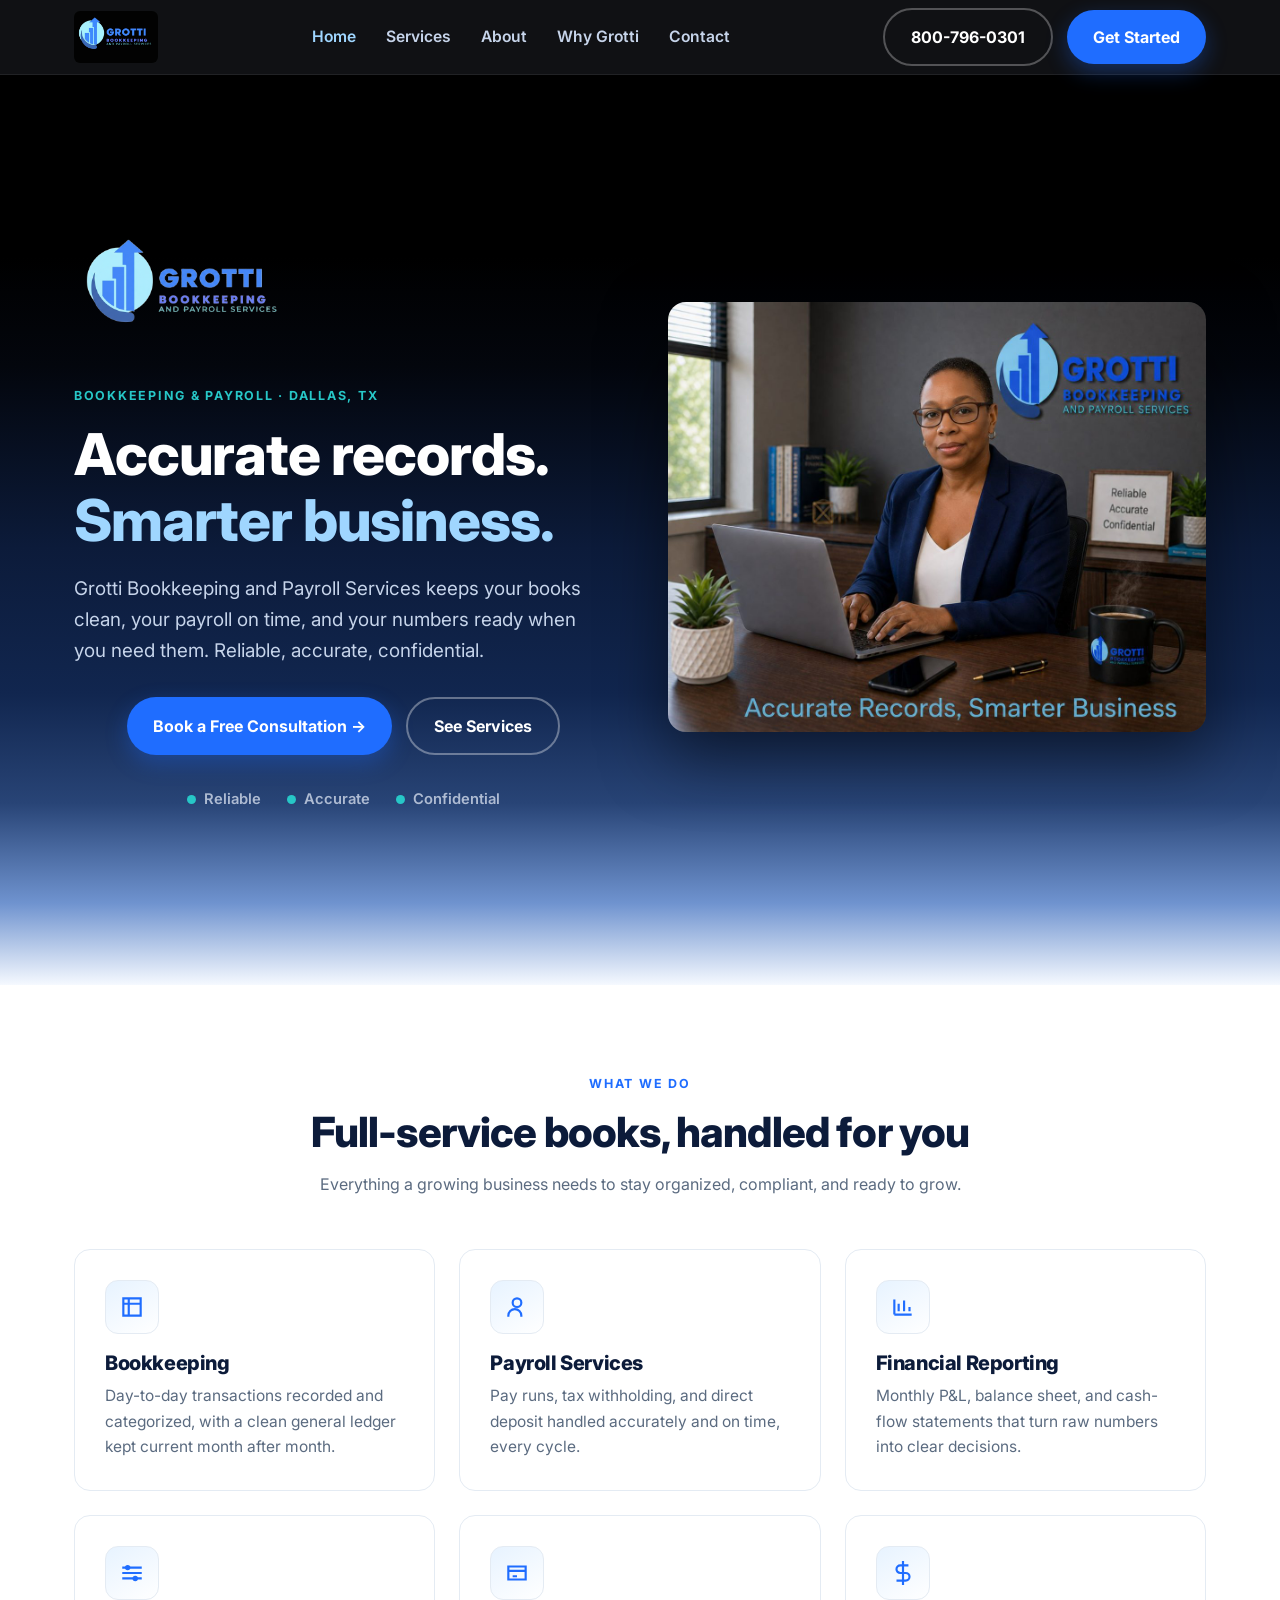
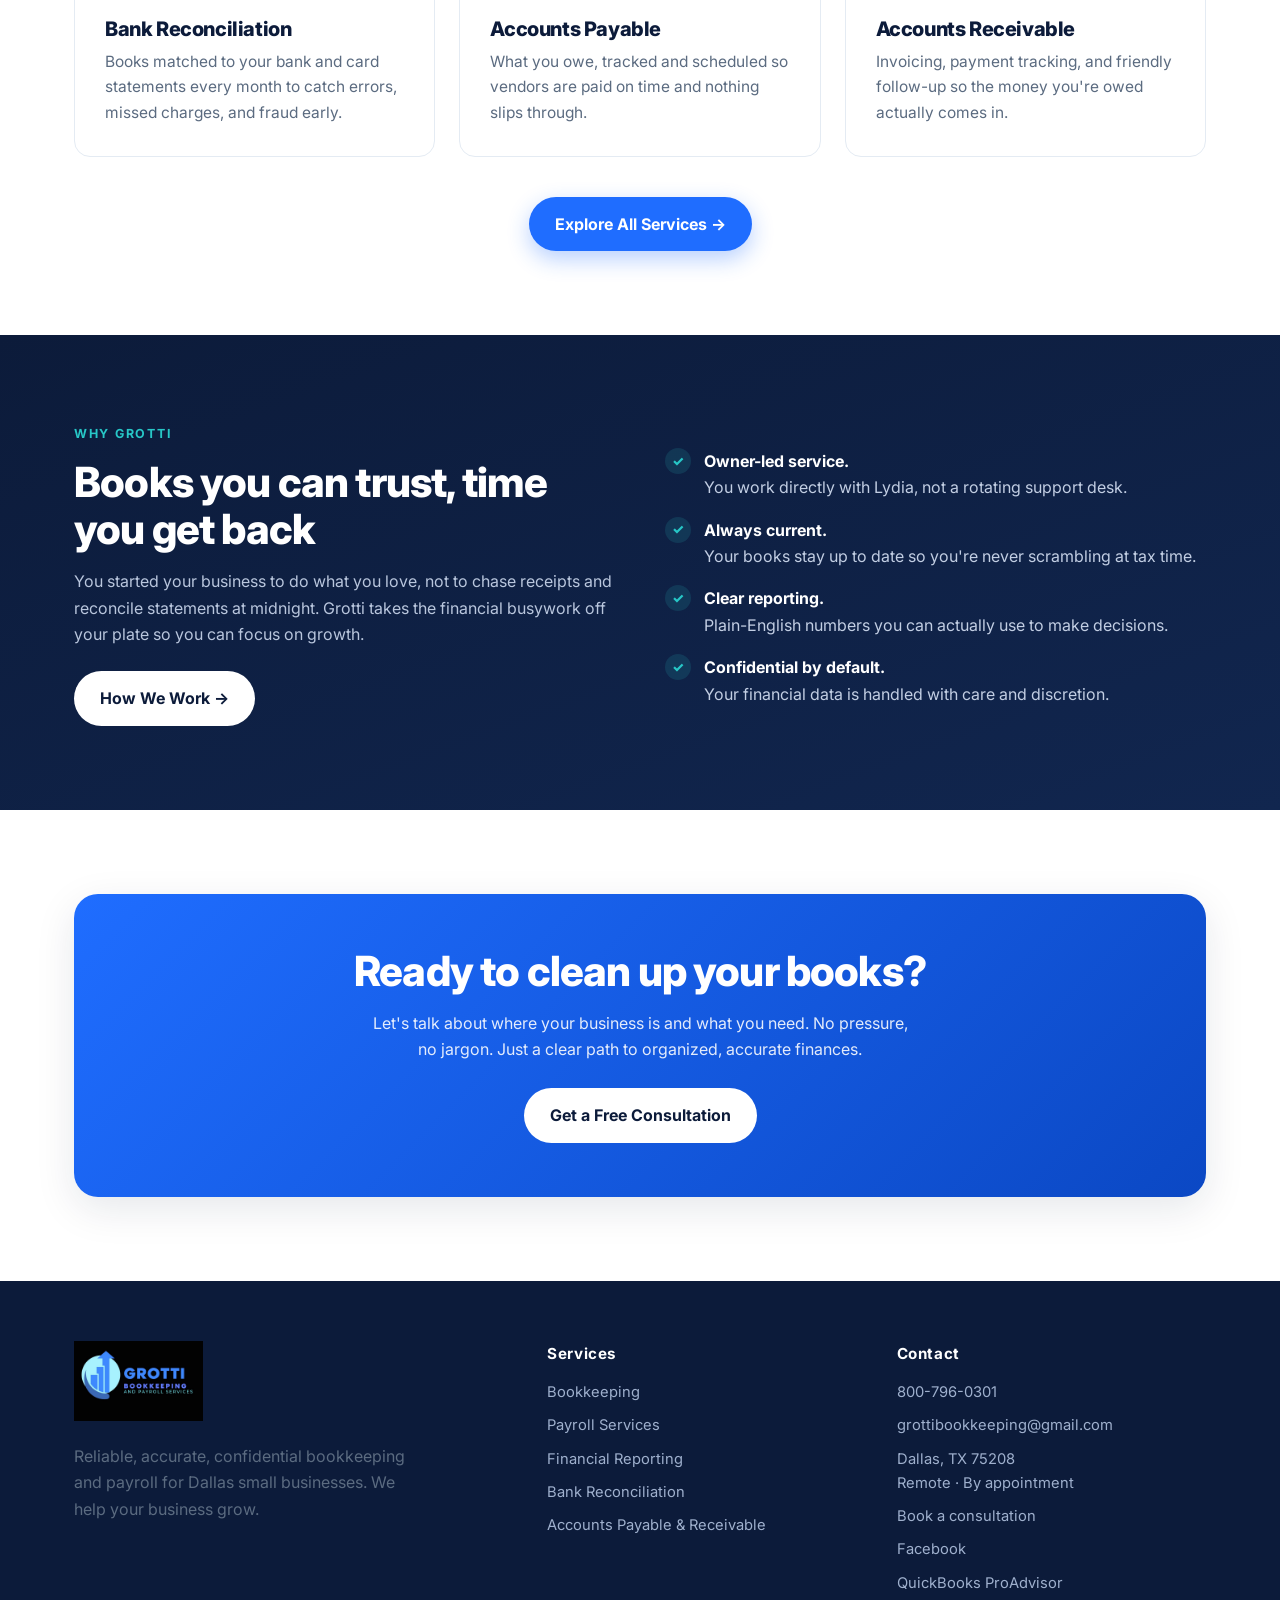
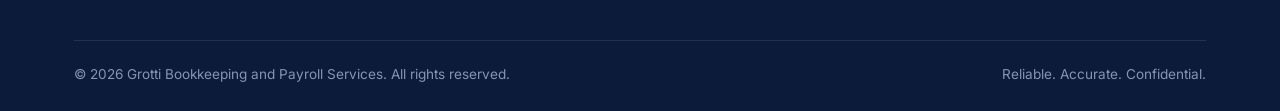
<file: index.html>
<!DOCTYPE html>
<html lang="en">
<head>
<meta charset="UTF-8">
<meta name="viewport" content="width=device-width,initial-scale=1">
<title>Grotti Bookkeeping and Payroll Services | Dallas, TX</title>
<meta name="description" content="Accurate records, smarter business. Grotti Bookkeeping and Payroll Services provides reliable bookkeeping, payroll, and financial reporting for Dallas small businesses.">
<link rel="preconnect" href="https://fonts.googleapis.com">
<link rel="preconnect" href="https://fonts.gstatic.com" crossorigin>
<link href="https://fonts.googleapis.com/css2?family=Inter:wght@400;500;600;700;800&display=swap" rel="stylesheet">
<link rel="stylesheet" href="styles.css">
</head>
<body>

<!-- HEADER -->
<header class="site-header">
  <div class="container nav">
    <a href="index.html" class="brand">
      <img src="assets/logo-black.jpg" alt="Grotti Bookkeeping and Payroll Services" class="brand-logo">
    </a>
    <nav class="nav-links" id="navlinks">
      <a href="index.html" class="active">Home</a>
      <a href="services.html">Services</a>
      <a href="about.html">About</a>
      <a href="why.html">Why Grotti</a>
      <a href="contact.html">Contact</a>
    </nav>
    <div class="nav-cta">
      <a href="tel:8007960301" class="btn btn-ghost">800-796-0301</a>
      <a href="https://calendly.com/GBProspect" target="_blank" rel="noopener" class="btn btn-primary">Get Started</a>
      <button class="menu-toggle" aria-label="Menu" onclick="document.getElementById('navlinks').classList.toggle('open')">☰</button>
    </div>
  </div>
</header>

<!-- HERO -->
<section class="hero hero-dark">
  <div class="container">
    <div class="hero-split">
      <div class="hero-split-text">
        <img src="assets/logo-transparent.png" alt="Grotti Bookkeeping and Payroll Services" class="hero-logo-sm">
        <span class="eyebrow eyebrow-light">Bookkeeping &amp; Payroll · Dallas, TX</span>
        <h1>Accurate records.<br><span>Smarter business.</span></h1>
        <p class="lead lead-light">Grotti Bookkeeping and Payroll Services keeps your books clean, your payroll on time, and your numbers ready when you need them. Reliable, accurate, confidential.</p>
        <div class="hero-cta">
          <a href="https://calendly.com/GBProspect" target="_blank" rel="noopener" class="btn btn-primary">Book a Free Consultation →</a>
          <a href="services.html" class="btn btn-outline-light">See Services</a>
        </div>
        <div class="hero-trust hero-trust-light">
          <span><i class="dot"></i> Reliable</span>
          <span><i class="dot"></i> Accurate</span>
          <span><i class="dot"></i> Confidential</span>
        </div>
      </div>
      <div class="hero-split-photo">
        <img src="assets/photo-hero-lydia.jpg" alt="Lydia Grotti, owner of Grotti Bookkeeping and Payroll Services" class="hero-photo-main">
      </div>
    </div>
  </div>
</section>

<!-- SERVICES PREVIEW -->
<section>
  <div class="container">
    <div class="section-head">
      <span class="eyebrow">What we do</span>
      <h2>Full-service books, handled for you</h2>
      <p>Everything a growing business needs to stay organized, compliant, and ready to grow.</p>
    </div>
    <div class="grid-3">
      <div class="card">
        <div class="ico"><svg viewBox="0 0 24 24" fill="none" stroke="currentColor" stroke-width="2"><path d="M4 4h16v16H4z"/><path d="M4 9h16M9 4v16"/></svg></div>
        <h3>Bookkeeping</h3>
        <p>Day-to-day transactions recorded and categorized, with a clean general ledger kept current month after month.</p>
      </div>
      <div class="card">
        <div class="ico"><svg viewBox="0 0 24 24" fill="none" stroke="currentColor" stroke-width="2"><circle cx="12" cy="8" r="4"/><path d="M4 21v-1a6 6 0 0112 0v1"/></svg></div>
        <h3>Payroll Services</h3>
        <p>Pay runs, tax withholding, and direct deposit handled accurately and on time, every cycle.</p>
      </div>
      <div class="card">
        <div class="ico"><svg viewBox="0 0 24 24" fill="none" stroke="currentColor" stroke-width="2"><path d="M4 19V5M4 19h16M8 16V9M13 16V6M18 16v-4"/></svg></div>
        <h3>Financial Reporting</h3>
        <p>Monthly P&L, balance sheet, and cash-flow statements that turn raw numbers into clear decisions.</p>
      </div>
      <div class="card">
        <div class="ico"><svg viewBox="0 0 24 24" fill="none" stroke="currentColor" stroke-width="2"><path d="M3 7h18M3 12h18M3 17h18"/><circle cx="8" cy="7" r="1.5" fill="currentColor"/><circle cx="15" cy="17" r="1.5" fill="currentColor"/></svg></div>
        <h3>Bank Reconciliation</h3>
        <p>Books matched to your bank and card statements every month to catch errors, missed charges, and fraud early.</p>
      </div>
      <div class="card">
        <div class="ico"><svg viewBox="0 0 24 24" fill="none" stroke="currentColor" stroke-width="2"><path d="M4 6h16v12H4z"/><path d="M4 10h16M8 15h4"/></svg></div>
        <h3>Accounts Payable</h3>
        <p>What you owe, tracked and scheduled so vendors are paid on time and nothing slips through.</p>
      </div>
      <div class="card">
        <div class="ico"><svg viewBox="0 0 24 24" fill="none" stroke="currentColor" stroke-width="2"><path d="M12 1v22M17 5H9.5a3.5 3.5 0 000 7h5a3.5 3.5 0 010 7H6"/></svg></div>
        <h3>Accounts Receivable</h3>
        <p>Invoicing, payment tracking, and friendly follow-up so the money you're owed actually comes in.</p>
      </div>
    </div>
    <div style="text-align:center;margin-top:40px">
      <a href="services.html" class="btn btn-primary">Explore All Services →</a>
    </div>
  </div>
</section>

<!-- WHY STRIP -->
<section class="bg-navy">
  <div class="container feature-row">
    <div>
      <span class="eyebrow" style="color:var(--teal)">Why Grotti</span>
      <h2>Books you can trust, time you get back</h2>
      <p style="margin-top:14px">You started your business to do what you love, not to chase receipts and reconcile statements at midnight. Grotti takes the financial busywork off your plate so you can focus on growth.</p>
      <a href="why.html" class="btn btn-light" style="margin-top:24px">How We Work →</a>
    </div>
    <ul class="check-list">
      <li><span class="tick">✓</span><div><strong style="color:#fff">Owner-led service.</strong><br>You work directly with Lydia, not a rotating support desk.</div></li>
      <li><span class="tick">✓</span><div><strong style="color:#fff">Always current.</strong><br>Your books stay up to date so you're never scrambling at tax time.</div></li>
      <li><span class="tick">✓</span><div><strong style="color:#fff">Clear reporting.</strong><br>Plain-English numbers you can actually use to make decisions.</div></li>
      <li><span class="tick">✓</span><div><strong style="color:#fff">Confidential by default.</strong><br>Your financial data is handled with care and discretion.</div></li>
    </ul>
  </div>
</section>

<!-- CTA -->
<section>
  <div class="container">
    <div class="cta-band">
      <h2>Ready to clean up your books?</h2>
      <p>Let's talk about where your business is and what you need. No pressure, no jargon. Just a clear path to organized, accurate finances.</p>
      <div class="hero-cta">
        <a href="https://calendly.com/GBProspect" target="_blank" rel="noopener" class="btn btn-light">Get a Free Consultation</a>
      </div>
    </div>
  </div>
</section>

<!-- FOOTER -->
<footer class="footer">
  <div class="container">
    <div class="foot-grid">
      <div>
        <a href="index.html" class="brand"><img src="assets/logo-black.jpg" alt="Grotti Bookkeeping and Payroll Services" class="footer-logo"></a>
        <p style="margin-top:16px;max-width:34ch">Reliable, accurate, confidential bookkeeping and payroll for Dallas small businesses. We help your business grow.</p>
      </div>
      <div class="foot-col">
        <h5>Services</h5>
        <a href="services.html">Bookkeeping</a>
        <a href="services.html">Payroll Services</a>
        <a href="services.html">Financial Reporting</a>
        <a href="services.html">Bank Reconciliation</a>
        <a href="services.html">Accounts Payable & Receivable</a>
      </div>
      <div class="foot-col">
        <h5>Contact</h5>
        <a href="tel:8007960301">800-796-0301</a>
        <a href="mailto:grottibookkeeping@gmail.com">grottibookkeeping@gmail.com</a>
        <p>Dallas, TX 75208<br>Remote · By appointment</p>
        <a href="https://calendly.com/GBProspect" target="_blank" rel="noopener">Book a consultation</a>
        <a href="https://www.facebook.com/profile.php?id=61589196404228" target="_blank" rel="noopener">Facebook</a>
        <a href="https://proadvisor.intuit.com/app/accountant/search?searchId=GrottiBookkeeping" target="_blank" rel="noopener">QuickBooks ProAdvisor</a>
      </div>
    </div>
    <div class="foot-bottom">
      <span>© 2026 Grotti Bookkeeping and Payroll Services. All rights reserved.</span>
      <span>Reliable. Accurate. Confidential.</span>
    </div>
  </div>
</footer>

</body>
</html>
</file>
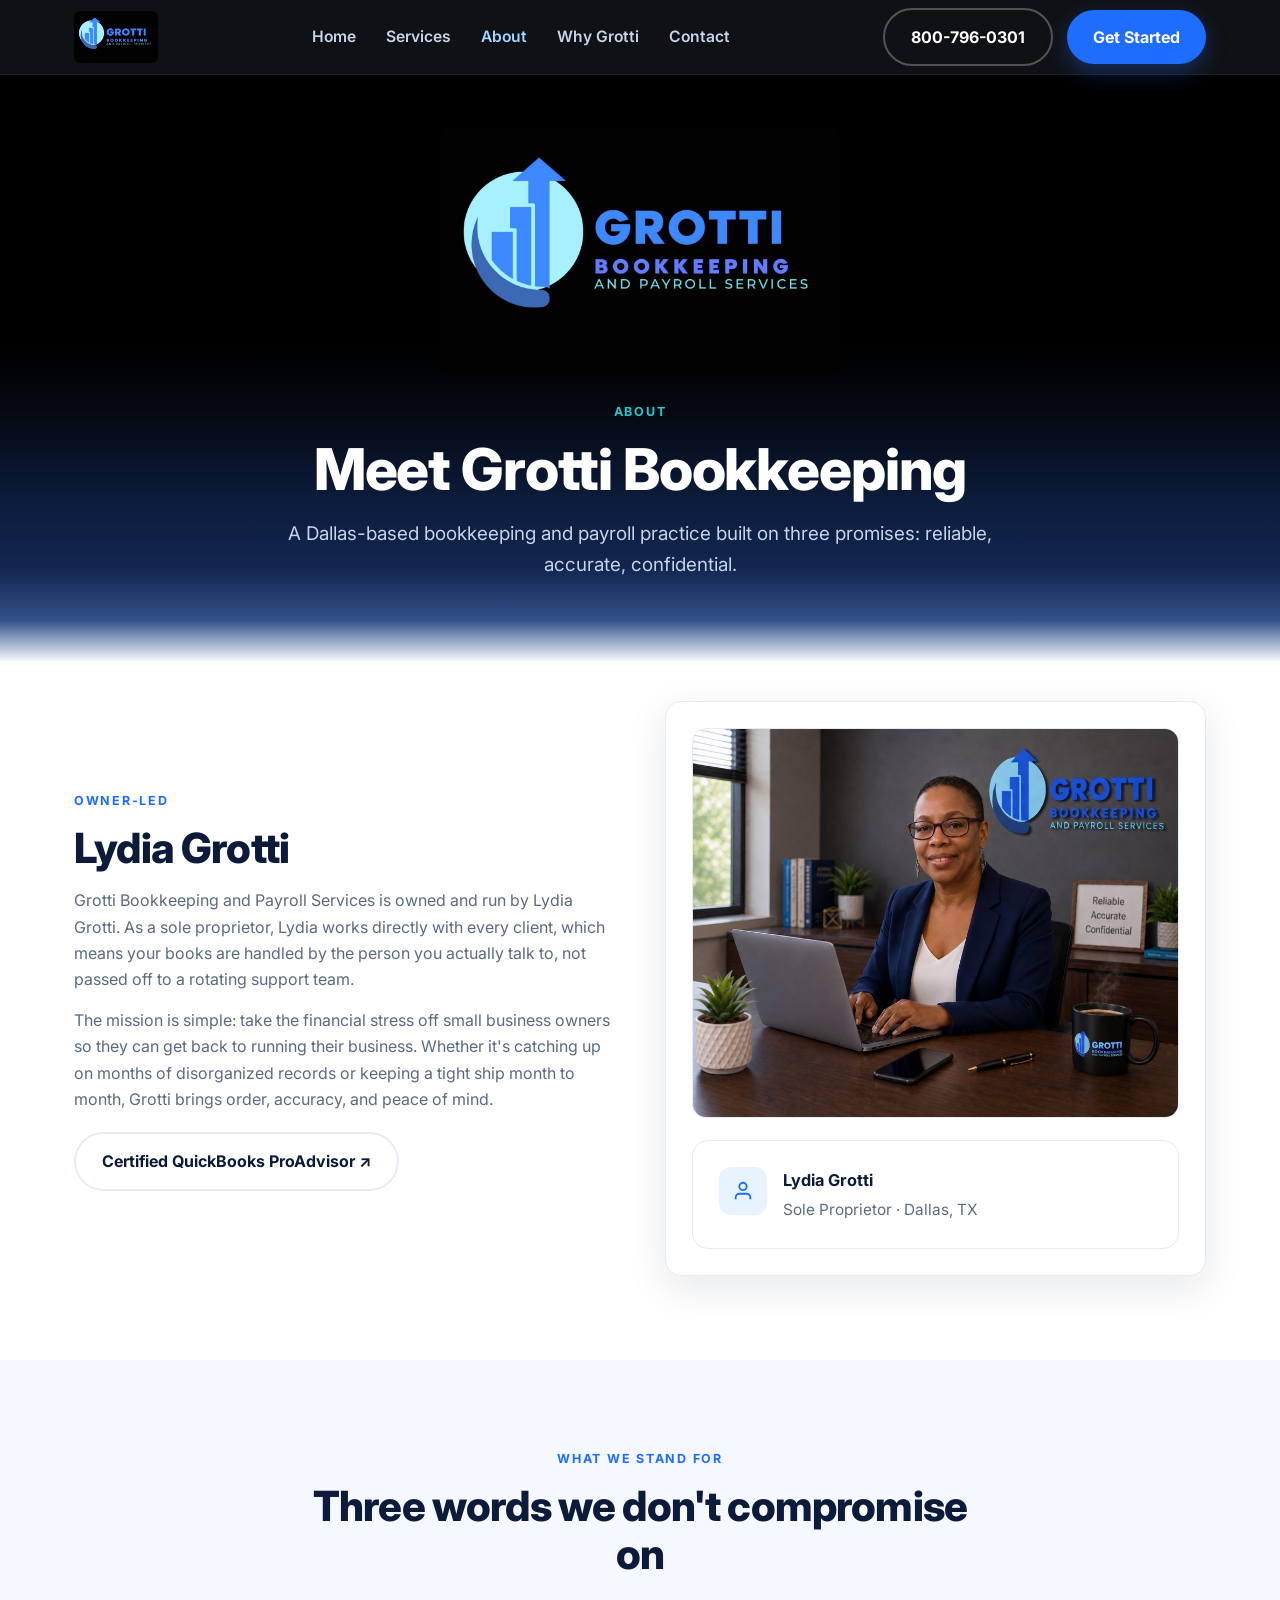
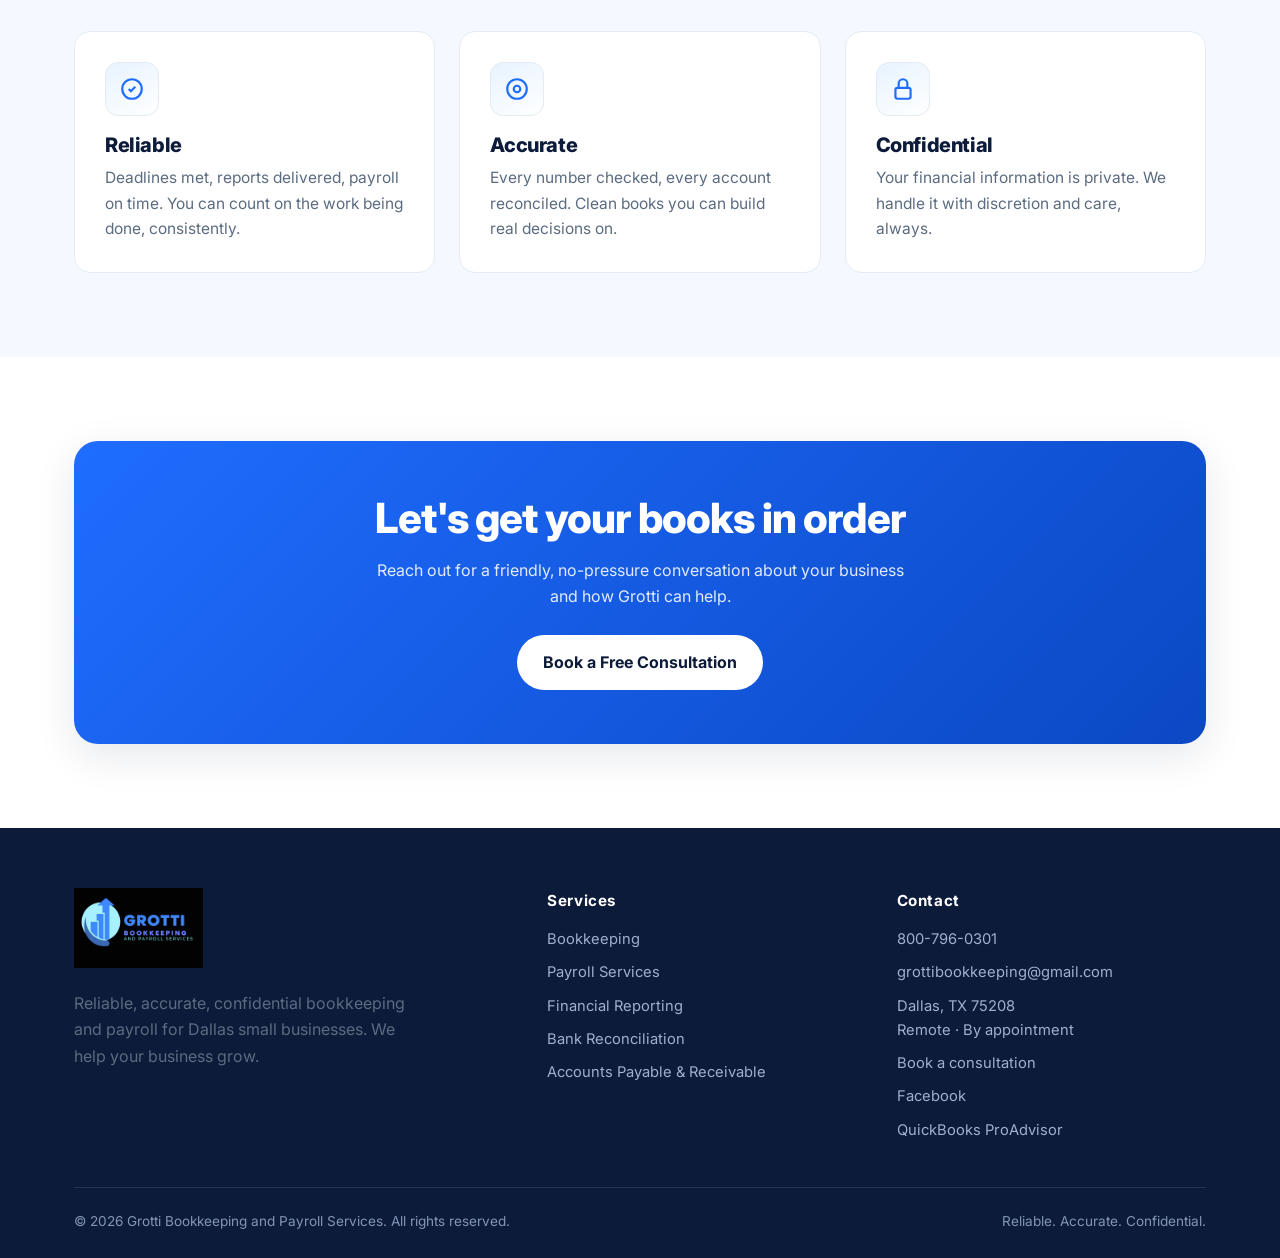
<file: about.html>
<!DOCTYPE html>
<html lang="en">
<head>
<meta charset="UTF-8">
<meta name="viewport" content="width=device-width,initial-scale=1">
<title>About | Grotti Bookkeeping and Payroll Services</title>
<meta name="description" content="Meet Lydia Grotti, owner of Grotti Bookkeeping and Payroll Services in Dallas, TX. Reliable, accurate, confidential financial support for small businesses.">
<link rel="preconnect" href="https://fonts.googleapis.com">
<link rel="preconnect" href="https://fonts.gstatic.com" crossorigin>
<link href="https://fonts.googleapis.com/css2?family=Inter:wght@400;500;600;700;800&display=swap" rel="stylesheet">
<link rel="stylesheet" href="styles.css">
</head>
<body>

<header class="site-header">
  <div class="container nav">
    <a href="index.html" class="brand">
      <img src="assets/logo-black.jpg" alt="Grotti Bookkeeping and Payroll Services" class="brand-logo">
    </a>
    <nav class="nav-links" id="navlinks">
      <a href="index.html">Home</a>
      <a href="services.html">Services</a>
      <a href="about.html" class="active">About</a>
      <a href="why.html">Why Grotti</a>
      <a href="contact.html">Contact</a>
    </nav>
    <div class="nav-cta">
      <a href="tel:8007960301" class="btn btn-ghost">800-796-0301</a>
      <a href="https://calendly.com/GBProspect" target="_blank" rel="noopener" class="btn btn-primary">Get Started</a>
      <button class="menu-toggle" aria-label="Menu" onclick="document.getElementById('navlinks').classList.toggle('open')">☰</button>
    </div>
  </div>
</header>

<section class="page-hero page-hero-dark">
  <div class="container">
    <img src="assets/logo-black.jpg" alt="Grotti Bookkeeping and Payroll Services" class="page-hero-logo">
    <span class="eyebrow eyebrow-light">About</span>
    <h1>Meet Grotti Bookkeeping</h1>
    <p class="lead lead-light">A Dallas-based bookkeeping and payroll practice built on three promises: reliable, accurate, confidential.</p>
  </div>
</section>

<section style="padding-top:40px">
  <div class="container feature-row">
    <div>
      <span class="eyebrow">Owner-led</span>
      <h2>Lydia Grotti</h2>
      <p style="margin-top:14px">Grotti Bookkeeping and Payroll Services is owned and run by Lydia Grotti. As a sole proprietor, Lydia works directly with every client, which means your books are handled by the person you actually talk to, not passed off to a rotating support team.</p>
      <p style="margin-top:14px">The mission is simple: take the financial stress off small business owners so they can get back to running their business. Whether it's catching up on months of disorganized records or keeping a tight ship month to month, Grotti brings order, accuracy, and peace of mind.</p>
      <p style="margin-top:20px">
        <a href="https://proadvisor.intuit.com/app/accountant/search?searchId=GrottiBookkeeping" target="_blank" rel="noopener" class="btn btn-ghost">Certified QuickBooks ProAdvisor ↗</a>
      </p>
    </div>
    <div class="hero-card">
      <img src="assets/photo-about-lydia.jpg" alt="Lydia Grotti, owner of Grotti Bookkeeping and Payroll Services, smiling at her desk" class="about-photo">
      <div class="info-card" style="margin-top:22px;margin-bottom:0;box-shadow:none">
        <div class="ico"><svg viewBox="0 0 24 24" fill="none" stroke="currentColor" stroke-width="2" width="22"><path d="M20 21v-2a4 4 0 00-4-4H8a4 4 0 00-4 4v2"/><circle cx="12" cy="7" r="4"/></svg></div>
        <div><h4>Lydia Grotti</h4><p>Sole Proprietor · Dallas, TX</p></div>
      </div>
    </div>
  </div>
</section>

<section class="bg-soft">
  <div class="container">
    <div class="section-head">
      <span class="eyebrow">What we stand for</span>
      <h2>Three words we don't compromise on</h2>
    </div>
    <div class="grid-3">
      <div class="card">
        <div class="ico"><svg viewBox="0 0 24 24" fill="none" stroke="currentColor" stroke-width="2"><path d="M9 12l2 2 4-4"/><circle cx="12" cy="12" r="9"/></svg></div>
        <h3>Reliable</h3>
        <p>Deadlines met, reports delivered, payroll on time. You can count on the work being done, consistently.</p>
      </div>
      <div class="card">
        <div class="ico"><svg viewBox="0 0 24 24" fill="none" stroke="currentColor" stroke-width="2"><circle cx="12" cy="12" r="9"/><circle cx="12" cy="12" r="3"/></svg></div>
        <h3>Accurate</h3>
        <p>Every number checked, every account reconciled. Clean books you can build real decisions on.</p>
      </div>
      <div class="card">
        <div class="ico"><svg viewBox="0 0 24 24" fill="none" stroke="currentColor" stroke-width="2"><rect x="5" y="11" width="14" height="10" rx="2"/><path d="M8 11V7a4 4 0 018 0v4"/></svg></div>
        <h3>Confidential</h3>
        <p>Your financial information is private. We handle it with discretion and care, always.</p>
      </div>
    </div>
  </div>
</section>

<section>
  <div class="container">
    <div class="cta-band">
      <h2>Let's get your books in order</h2>
      <p>Reach out for a friendly, no-pressure conversation about your business and how Grotti can help.</p>
      <div class="hero-cta">
        <a href="https://calendly.com/GBProspect" target="_blank" rel="noopener" class="btn btn-light">Book a Free Consultation</a>
      </div>
    </div>
  </div>
</section>

<footer class="footer">
  <div class="container">
    <div class="foot-grid">
      <div>
        <a href="index.html" class="brand"><img src="assets/logo-black.jpg" alt="Grotti Bookkeeping and Payroll Services" class="footer-logo"></a>
        <p style="margin-top:16px;max-width:34ch">Reliable, accurate, confidential bookkeeping and payroll for Dallas small businesses. We help your business grow.</p>
      </div>
      <div class="foot-col">
        <h5>Services</h5>
        <a href="services.html">Bookkeeping</a>
        <a href="services.html">Payroll Services</a>
        <a href="services.html">Financial Reporting</a>
        <a href="services.html">Bank Reconciliation</a>
        <a href="services.html">Accounts Payable & Receivable</a>
      </div>
      <div class="foot-col">
        <h5>Contact</h5>
        <a href="tel:8007960301">800-796-0301</a>
        <a href="mailto:grottibookkeeping@gmail.com">grottibookkeeping@gmail.com</a>
        <p>Dallas, TX 75208<br>Remote · By appointment</p>
        <a href="https://calendly.com/GBProspect" target="_blank" rel="noopener">Book a consultation</a>
        <a href="https://www.facebook.com/profile.php?id=61589196404228" target="_blank" rel="noopener">Facebook</a>
        <a href="https://proadvisor.intuit.com/app/accountant/search?searchId=GrottiBookkeeping" target="_blank" rel="noopener">QuickBooks ProAdvisor</a>
      </div>
    </div>
    <div class="foot-bottom">
      <span>© 2026 Grotti Bookkeeping and Payroll Services. All rights reserved.</span>
      <span>Reliable. Accurate. Confidential.</span>
    </div>
  </div>
</footer>

</body>
</html>
</file>
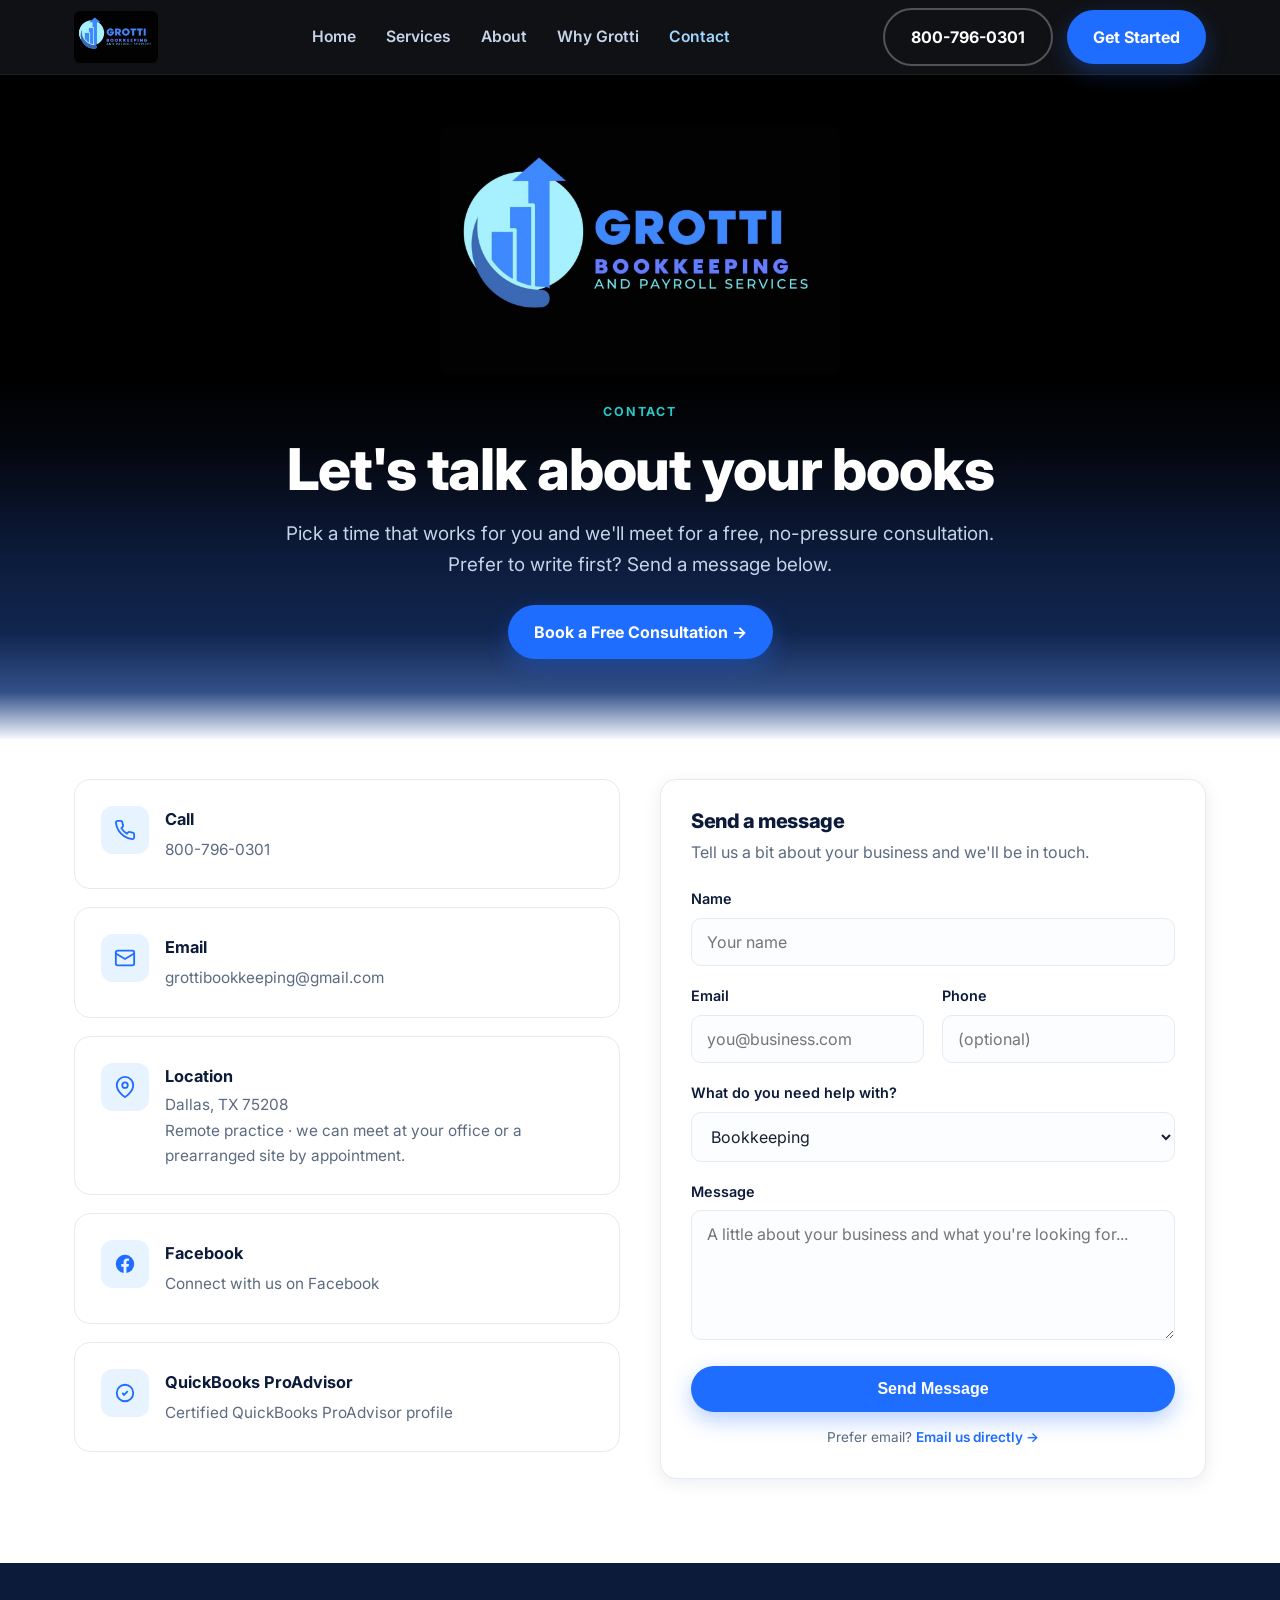
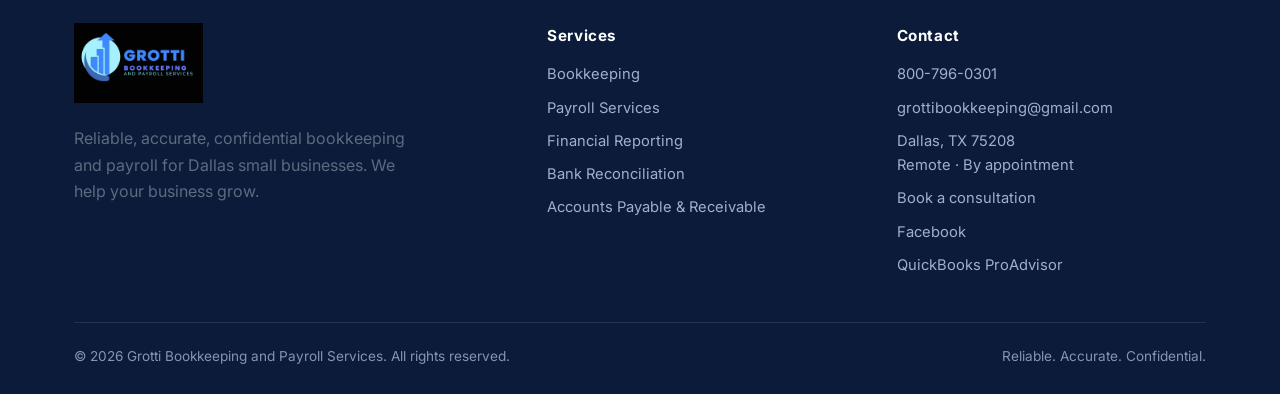
<file: contact.html>
<!DOCTYPE html>
<html lang="en">
<head>
<meta charset="UTF-8">
<meta name="viewport" content="width=device-width,initial-scale=1">
<title>Contact | Grotti Bookkeeping and Payroll Services</title>
<meta name="description" content="Get in touch with Grotti Bookkeeping and Payroll Services in Dallas, TX. Call, email, or send a message to book a free consultation.">
<link rel="preconnect" href="https://fonts.googleapis.com">
<link rel="preconnect" href="https://fonts.gstatic.com" crossorigin>
<link href="https://fonts.googleapis.com/css2?family=Inter:wght@400;500;600;700;800&display=swap" rel="stylesheet">
<link rel="stylesheet" href="styles.css">
</head>
<body>

<header class="site-header">
  <div class="container nav">
    <a href="index.html" class="brand">
      <img src="assets/logo-black.jpg" alt="Grotti Bookkeeping and Payroll Services" class="brand-logo">
    </a>
    <nav class="nav-links" id="navlinks">
      <a href="index.html">Home</a>
      <a href="services.html">Services</a>
      <a href="about.html">About</a>
      <a href="why.html">Why Grotti</a>
      <a href="contact.html" class="active">Contact</a>
    </nav>
    <div class="nav-cta">
      <a href="tel:8007960301" class="btn btn-ghost">800-796-0301</a>
      <a href="https://calendly.com/GBProspect" target="_blank" rel="noopener" class="btn btn-primary">Get Started</a>
      <button class="menu-toggle" aria-label="Menu" onclick="document.getElementById('navlinks').classList.toggle('open')">☰</button>
    </div>
  </div>
</header>

<section class="page-hero page-hero-dark">
  <div class="container">
    <img src="assets/logo-black.jpg" alt="Grotti Bookkeeping and Payroll Services" class="page-hero-logo">
    <span class="eyebrow eyebrow-light">Contact</span>
    <h1>Let's talk about your books</h1>
    <p class="lead lead-light">Pick a time that works for you and we'll meet for a free, no-pressure consultation. Prefer to write first? Send a message below.</p>
    <div class="hero-cta" style="margin-top:24px;justify-content:center">
      <a href="https://calendly.com/GBProspect" target="_blank" rel="noopener" class="btn btn-primary">Book a Free Consultation →</a>
    </div>
  </div>
</section>

<section style="padding-top:40px">
  <div class="container contact-grid">

    <div>
      <div class="info-card">
        <div class="ico"><svg viewBox="0 0 24 24" fill="none" stroke="currentColor" stroke-width="2"><path d="M22 16.92v3a2 2 0 01-2.18 2 19.79 19.79 0 01-8.63-3.07 19.5 19.5 0 01-6-6 19.79 19.79 0 01-3.07-8.67A2 2 0 014.11 2h3a2 2 0 012 1.72c.13.96.36 1.9.7 2.81a2 2 0 01-.45 2.11L8.09 9.91a16 16 0 006 6l1.27-1.27a2 2 0 012.11-.45c.91.34 1.85.57 2.81.7A2 2 0 0122 16.92z"/></svg></div>
        <div><h4>Call</h4><a href="tel:8007960301">800-796-0301</a></div>
      </div>
      <div class="info-card">
        <div class="ico"><svg viewBox="0 0 24 24" fill="none" stroke="currentColor" stroke-width="2"><rect x="2" y="4" width="20" height="16" rx="2"/><path d="m22 7-10 6L2 7"/></svg></div>
        <div><h4>Email</h4><a href="mailto:grottibookkeeping@gmail.com">grottibookkeeping@gmail.com</a></div>
      </div>
      <div class="info-card">
        <div class="ico"><svg viewBox="0 0 24 24" fill="none" stroke="currentColor" stroke-width="2" width="22"><path d="M21 10c0 7-9 13-9 13s-9-6-9-13a9 9 0 0118 0z"/><circle cx="12" cy="10" r="3"/></svg></div>
        <div><h4>Location</h4><p>Dallas, TX 75208<br>Remote practice · we can meet at your office or a prearranged site by appointment.</p></div>
      </div>
      <div class="info-card">
        <div class="ico"><svg viewBox="0 0 24 24" fill="currentColor"><path d="M22 12a10 10 0 10-11.56 9.88v-6.99H7.9V12h2.54V9.8c0-2.5 1.49-3.89 3.78-3.89 1.09 0 2.24.2 2.24.2v2.46h-1.26c-1.24 0-1.63.77-1.63 1.56V12h2.78l-.44 2.89h-2.34v6.99A10 10 0 0022 12z"/></svg></div>
        <div><h4>Facebook</h4><a href="https://www.facebook.com/profile.php?id=61589196404228" target="_blank" rel="noopener">Connect with us on Facebook</a></div>
      </div>
      <div class="info-card">
        <div class="ico"><svg viewBox="0 0 24 24" fill="none" stroke="currentColor" stroke-width="2"><path d="M9 12l2 2 4-4"/><circle cx="12" cy="12" r="9"/></svg></div>
        <div><h4>QuickBooks ProAdvisor</h4><a href="https://proadvisor.intuit.com/app/accountant/search?searchId=GrottiBookkeeping" target="_blank" rel="noopener">Certified QuickBooks ProAdvisor profile</a></div>
      </div>
    </div>

    <!-- ============================================================
         CONTACT FORM
         To make this live, replace YOUR_FORM_ID in the action below
         with a free Formspree endpoint (formspree.io) tied to
         grottibookkeeping@gmail.com. Until then it falls back to a
         pre-filled email via the mailto button beneath it.
         ============================================================ -->
    <form class="form" id="form" action="https://formspree.io/f/YOUR_FORM_ID" method="POST">
      <h3 style="margin-bottom:6px">Send a message</h3>
      <p style="margin-bottom:22px">Tell us a bit about your business and we'll be in touch.</p>
      <div class="field">
        <label for="name">Name</label>
        <input class="input" type="text" id="name" name="name" placeholder="Your name" required>
      </div>
      <div class="grid-2" style="gap:18px">
        <div class="field">
          <label for="email">Email</label>
          <input class="input" type="email" id="email" name="email" placeholder="you@business.com" required>
        </div>
        <div class="field">
          <label for="phone">Phone</label>
          <input class="input" type="tel" id="phone" name="phone" placeholder="(optional)">
        </div>
      </div>
      <div class="field">
        <label for="service">What do you need help with?</label>
        <select class="input" id="service" name="service">
          <option>Bookkeeping</option>
          <option>Payroll Services</option>
          <option>Financial Reporting</option>
          <option>Bank Reconciliation</option>
          <option>Accounts Payable / Receivable</option>
          <option>Not sure yet</option>
        </select>
      </div>
      <div class="field">
        <label for="message">Message</label>
        <textarea class="textarea" id="message" name="message" placeholder="A little about your business and what you're looking for..."></textarea>
      </div>
      <button type="submit" class="btn btn-primary" style="width:100%;justify-content:center">Send Message</button>
      <p style="margin-top:14px;font-size:.85rem;text-align:center">
        Prefer email? <a href="mailto:grottibookkeeping@gmail.com?subject=Bookkeeping%20Inquiry" style="color:var(--royal);font-weight:600">Email us directly →</a>
      </p>
    </form>

  </div>
</section>

<footer class="footer">
  <div class="container">
    <div class="foot-grid">
      <div>
        <a href="index.html" class="brand"><img src="assets/logo-black.jpg" alt="Grotti Bookkeeping and Payroll Services" class="footer-logo"></a>
        <p style="margin-top:16px;max-width:34ch">Reliable, accurate, confidential bookkeeping and payroll for Dallas small businesses. We help your business grow.</p>
      </div>
      <div class="foot-col">
        <h5>Services</h5>
        <a href="services.html">Bookkeeping</a>
        <a href="services.html">Payroll Services</a>
        <a href="services.html">Financial Reporting</a>
        <a href="services.html">Bank Reconciliation</a>
        <a href="services.html">Accounts Payable & Receivable</a>
      </div>
      <div class="foot-col">
        <h5>Contact</h5>
        <a href="tel:8007960301">800-796-0301</a>
        <a href="mailto:grottibookkeeping@gmail.com">grottibookkeeping@gmail.com</a>
        <p>Dallas, TX 75208<br>Remote · By appointment</p>
        <a href="https://calendly.com/GBProspect" target="_blank" rel="noopener">Book a consultation</a>
        <a href="https://www.facebook.com/profile.php?id=61589196404228" target="_blank" rel="noopener">Facebook</a>
        <a href="https://proadvisor.intuit.com/app/accountant/search?searchId=GrottiBookkeeping" target="_blank" rel="noopener">QuickBooks ProAdvisor</a>
      </div>
    </div>
    <div class="foot-bottom">
      <span>© 2026 Grotti Bookkeeping and Payroll Services. All rights reserved.</span>
      <span>Reliable. Accurate. Confidential.</span>
    </div>
  </div>
</footer>

</body>
</html>
</file>
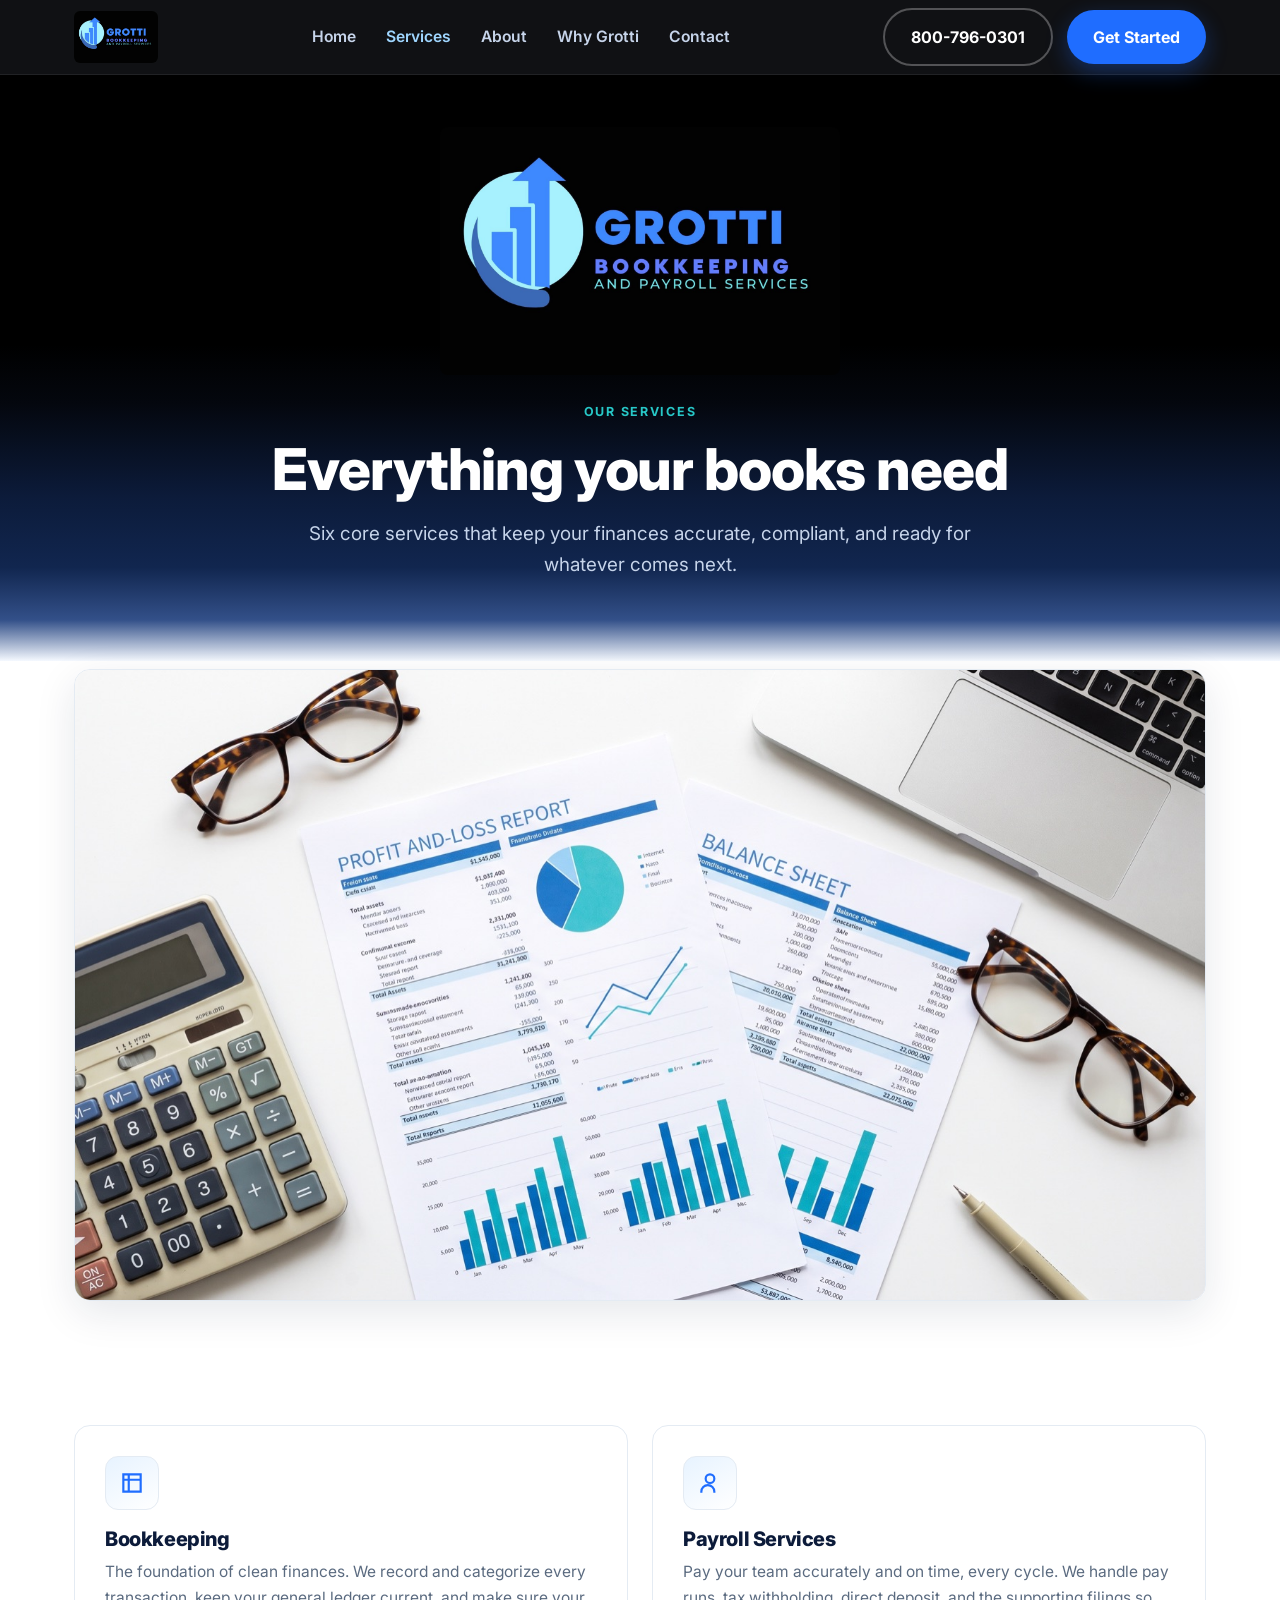
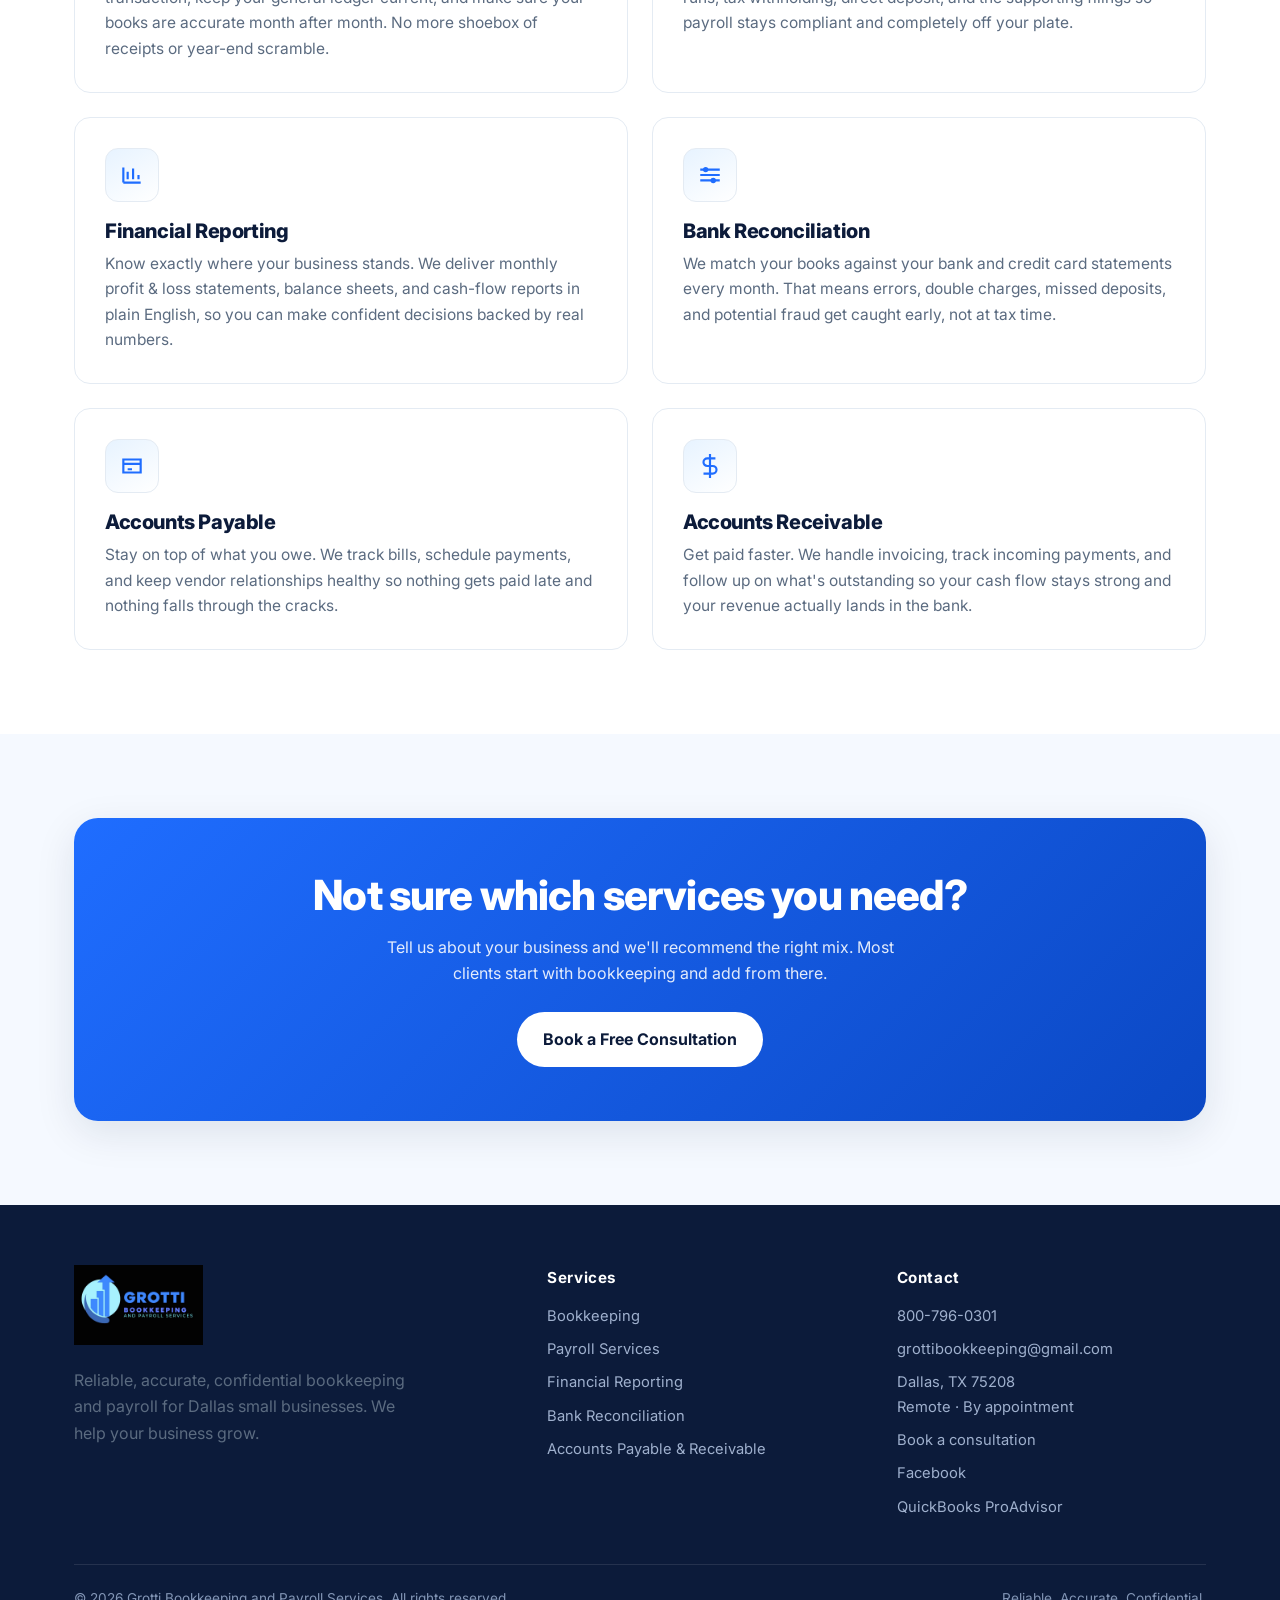
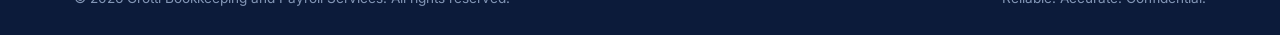
<file: services.html>
<!DOCTYPE html>
<html lang="en">
<head>
<meta charset="UTF-8">
<meta name="viewport" content="width=device-width,initial-scale=1">
<title>Services | Grotti Bookkeeping and Payroll Services</title>
<meta name="description" content="Bookkeeping, payroll, financial reporting, bank reconciliation, accounts payable and receivable for Dallas small businesses.">
<link rel="preconnect" href="https://fonts.googleapis.com">
<link rel="preconnect" href="https://fonts.gstatic.com" crossorigin>
<link href="https://fonts.googleapis.com/css2?family=Inter:wght@400;500;600;700;800&display=swap" rel="stylesheet">
<link rel="stylesheet" href="styles.css">
</head>
<body>

<header class="site-header">
  <div class="container nav">
    <a href="index.html" class="brand">
      <img src="assets/logo-black.jpg" alt="Grotti Bookkeeping and Payroll Services" class="brand-logo">
    </a>
    <nav class="nav-links" id="navlinks">
      <a href="index.html">Home</a>
      <a href="services.html" class="active">Services</a>
      <a href="about.html">About</a>
      <a href="why.html">Why Grotti</a>
      <a href="contact.html">Contact</a>
    </nav>
    <div class="nav-cta">
      <a href="tel:8007960301" class="btn btn-ghost">800-796-0301</a>
      <a href="https://calendly.com/GBProspect" target="_blank" rel="noopener" class="btn btn-primary">Get Started</a>
      <button class="menu-toggle" aria-label="Menu" onclick="document.getElementById('navlinks').classList.toggle('open')">☰</button>
    </div>
  </div>
</header>

<section class="page-hero page-hero-dark">
  <div class="container">
    <img src="assets/logo-black.jpg" alt="Grotti Bookkeeping and Payroll Services" class="page-hero-logo">
    <span class="eyebrow eyebrow-light">Our Services</span>
    <h1>Everything your books need</h1>
    <p class="lead lead-light">Six core services that keep your finances accurate, compliant, and ready for whatever comes next.</p>
  </div>
</section>

<section class="media-band">
  <div class="container">
    <img src="assets/photo-reports.jpg" alt="Profit-and-loss report and balance sheet with charts, a calculator and a laptop" class="media">
  </div>
</section>

<section style="padding-top:40px">
  <div class="container">
    <div class="grid-2">

      <div class="card">
        <div class="ico"><svg viewBox="0 0 24 24" fill="none" stroke="currentColor" stroke-width="2"><path d="M4 4h16v16H4z"/><path d="M4 9h16M9 4v16"/></svg></div>
        <h3>Bookkeeping</h3>
        <p>The foundation of clean finances. We record and categorize every transaction, keep your general ledger current, and make sure your books are accurate month after month. No more shoebox of receipts or year-end scramble.</p>
      </div>

      <div class="card">
        <div class="ico"><svg viewBox="0 0 24 24" fill="none" stroke="currentColor" stroke-width="2"><circle cx="12" cy="8" r="4"/><path d="M4 21v-1a6 6 0 0112 0v1"/></svg></div>
        <h3>Payroll Services</h3>
        <p>Pay your team accurately and on time, every cycle. We handle pay runs, tax withholding, direct deposit, and the supporting filings so payroll stays compliant and completely off your plate.</p>
      </div>

      <div class="card">
        <div class="ico"><svg viewBox="0 0 24 24" fill="none" stroke="currentColor" stroke-width="2"><path d="M4 19V5M4 19h16M8 16V9M13 16V6M18 16v-4"/></svg></div>
        <h3>Financial Reporting</h3>
        <p>Know exactly where your business stands. We deliver monthly profit & loss statements, balance sheets, and cash-flow reports in plain English, so you can make confident decisions backed by real numbers.</p>
      </div>

      <div class="card">
        <div class="ico"><svg viewBox="0 0 24 24" fill="none" stroke="currentColor" stroke-width="2"><path d="M3 7h18M3 12h18M3 17h18"/><circle cx="8" cy="7" r="1.5" fill="currentColor"/><circle cx="15" cy="17" r="1.5" fill="currentColor"/></svg></div>
        <h3>Bank Reconciliation</h3>
        <p>We match your books against your bank and credit card statements every month. That means errors, double charges, missed deposits, and potential fraud get caught early, not at tax time.</p>
      </div>

      <div class="card">
        <div class="ico"><svg viewBox="0 0 24 24" fill="none" stroke="currentColor" stroke-width="2"><path d="M4 6h16v12H4z"/><path d="M4 10h16M8 15h4"/></svg></div>
        <h3>Accounts Payable</h3>
        <p>Stay on top of what you owe. We track bills, schedule payments, and keep vendor relationships healthy so nothing gets paid late and nothing falls through the cracks.</p>
      </div>

      <div class="card">
        <div class="ico"><svg viewBox="0 0 24 24" fill="none" stroke="currentColor" stroke-width="2"><path d="M12 1v22M17 5H9.5a3.5 3.5 0 000 7h5a3.5 3.5 0 010 7H6"/></svg></div>
        <h3>Accounts Receivable</h3>
        <p>Get paid faster. We handle invoicing, track incoming payments, and follow up on what's outstanding so your cash flow stays strong and your revenue actually lands in the bank.</p>
      </div>

    </div>
  </div>
</section>

<section class="bg-soft">
  <div class="container">
    <div class="cta-band">
      <h2>Not sure which services you need?</h2>
      <p>Tell us about your business and we'll recommend the right mix. Most clients start with bookkeeping and add from there.</p>
      <div class="hero-cta">
        <a href="https://calendly.com/GBProspect" target="_blank" rel="noopener" class="btn btn-light">Book a Free Consultation</a>
      </div>
    </div>
  </div>
</section>

<footer class="footer">
  <div class="container">
    <div class="foot-grid">
      <div>
        <a href="index.html" class="brand"><img src="assets/logo-black.jpg" alt="Grotti Bookkeeping and Payroll Services" class="footer-logo"></a>
        <p style="margin-top:16px;max-width:34ch">Reliable, accurate, confidential bookkeeping and payroll for Dallas small businesses. We help your business grow.</p>
      </div>
      <div class="foot-col">
        <h5>Services</h5>
        <a href="services.html">Bookkeeping</a>
        <a href="services.html">Payroll Services</a>
        <a href="services.html">Financial Reporting</a>
        <a href="services.html">Bank Reconciliation</a>
        <a href="services.html">Accounts Payable & Receivable</a>
      </div>
      <div class="foot-col">
        <h5>Contact</h5>
        <a href="tel:8007960301">800-796-0301</a>
        <a href="mailto:grottibookkeeping@gmail.com">grottibookkeeping@gmail.com</a>
        <p>Dallas, TX 75208<br>Remote · By appointment</p>
        <a href="https://calendly.com/GBProspect" target="_blank" rel="noopener">Book a consultation</a>
        <a href="https://www.facebook.com/profile.php?id=61589196404228" target="_blank" rel="noopener">Facebook</a>
        <a href="https://proadvisor.intuit.com/app/accountant/search?searchId=GrottiBookkeeping" target="_blank" rel="noopener">QuickBooks ProAdvisor</a>
      </div>
    </div>
    <div class="foot-bottom">
      <span>© 2026 Grotti Bookkeeping and Payroll Services. All rights reserved.</span>
      <span>Reliable. Accurate. Confidential.</span>
    </div>
  </div>
</footer>

</body>
</html>
</file>
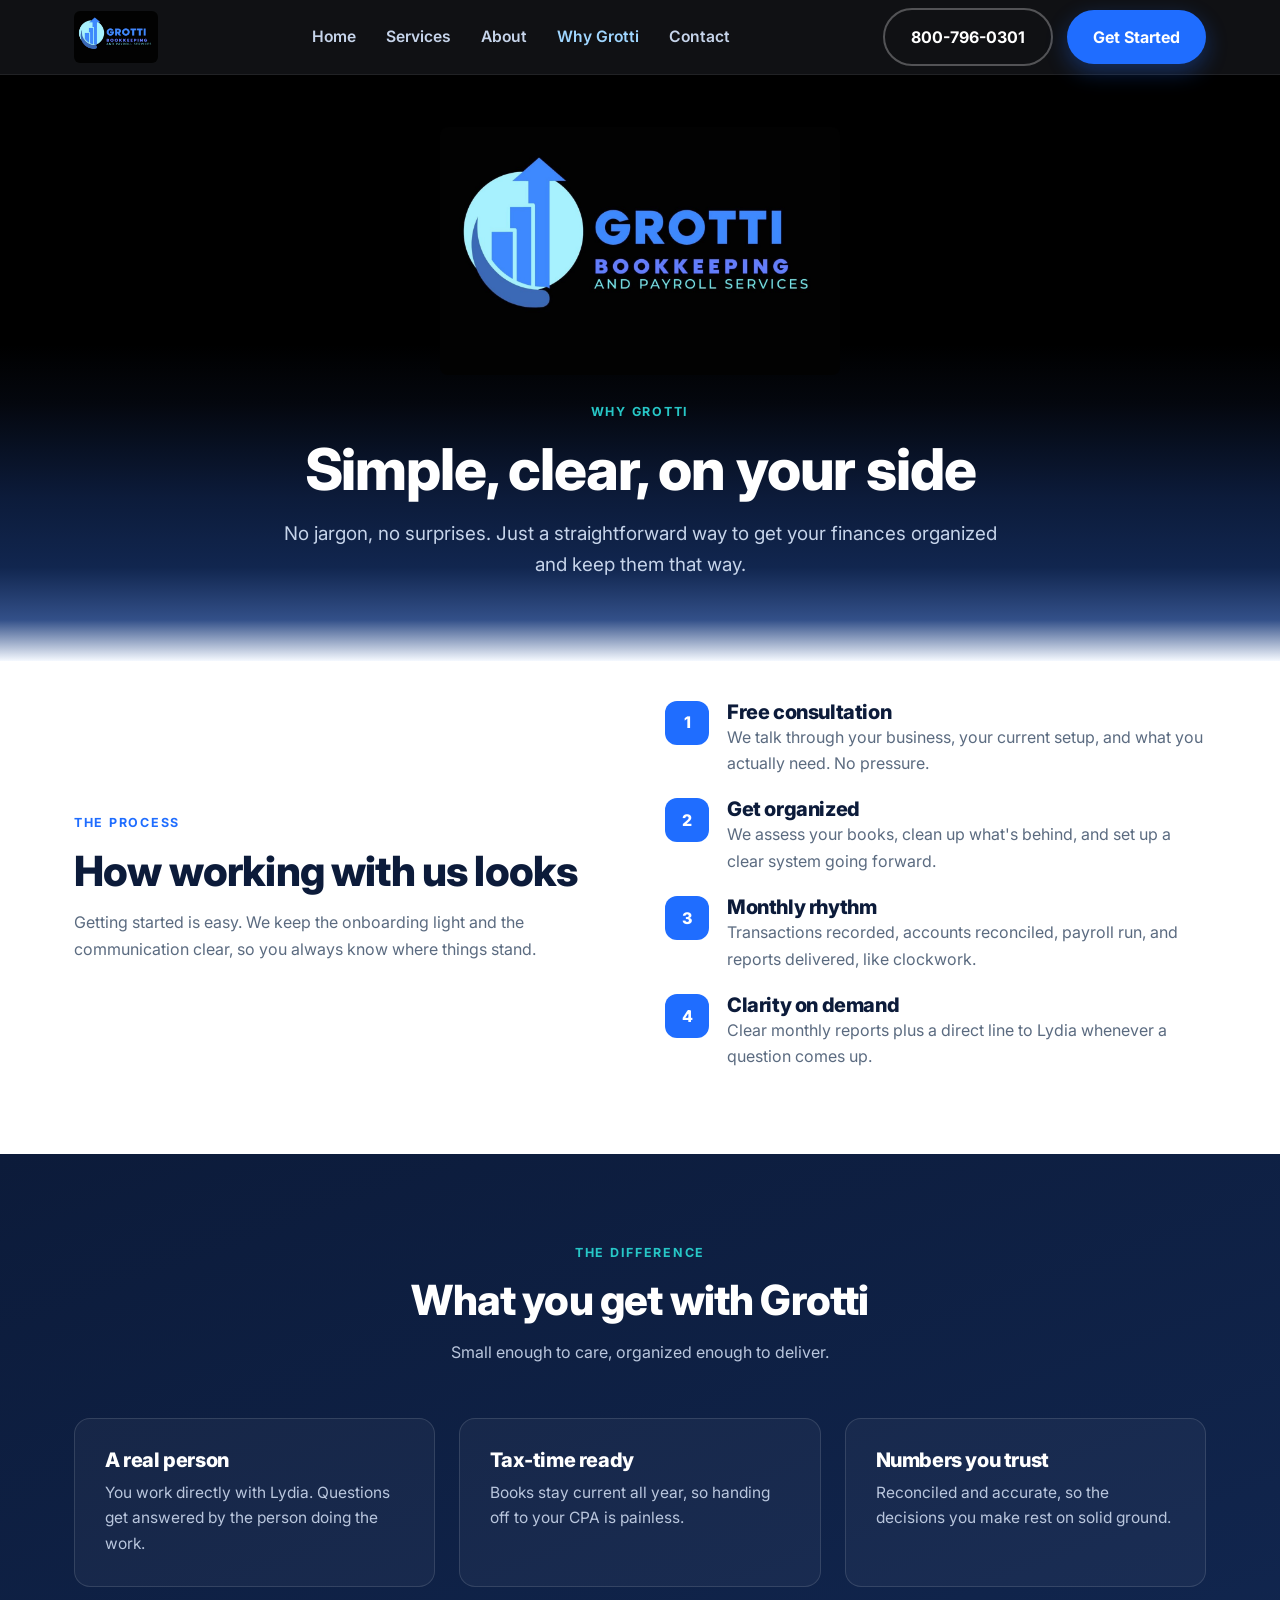
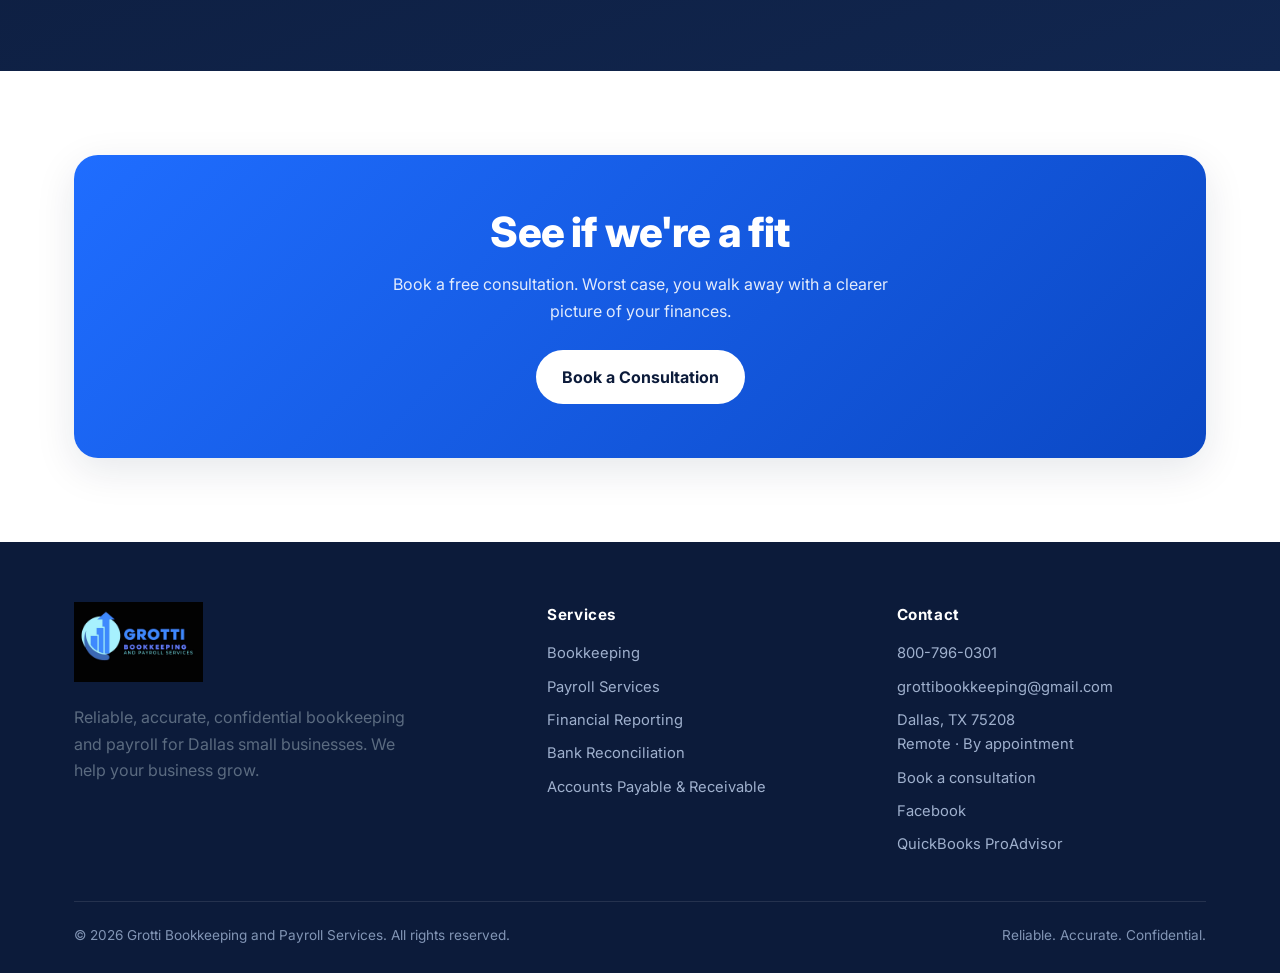
<file: why.html>
<!DOCTYPE html>
<html lang="en">
<head>
<meta charset="UTF-8">
<meta name="viewport" content="width=device-width,initial-scale=1">
<title>Why Grotti | Grotti Bookkeeping and Payroll Services</title>
<meta name="description" content="How Grotti Bookkeeping works with you: a simple, transparent process to get your books clean and keep them that way.">
<link rel="preconnect" href="https://fonts.googleapis.com">
<link rel="preconnect" href="https://fonts.gstatic.com" crossorigin>
<link href="https://fonts.googleapis.com/css2?family=Inter:wght@400;500;600;700;800&display=swap" rel="stylesheet">
<link rel="stylesheet" href="styles.css">
</head>
<body>

<header class="site-header">
  <div class="container nav">
    <a href="index.html" class="brand">
      <img src="assets/logo-black.jpg" alt="Grotti Bookkeeping and Payroll Services" class="brand-logo">
    </a>
    <nav class="nav-links" id="navlinks">
      <a href="index.html">Home</a>
      <a href="services.html">Services</a>
      <a href="about.html">About</a>
      <a href="why.html" class="active">Why Grotti</a>
      <a href="contact.html">Contact</a>
    </nav>
    <div class="nav-cta">
      <a href="tel:8007960301" class="btn btn-ghost">800-796-0301</a>
      <a href="https://calendly.com/GBProspect" target="_blank" rel="noopener" class="btn btn-primary">Get Started</a>
      <button class="menu-toggle" aria-label="Menu" onclick="document.getElementById('navlinks').classList.toggle('open')">☰</button>
    </div>
  </div>
</header>

<section class="page-hero page-hero-dark">
  <div class="container">
    <img src="assets/logo-black.jpg" alt="Grotti Bookkeeping and Payroll Services" class="page-hero-logo">
    <span class="eyebrow eyebrow-light">Why Grotti</span>
    <h1>Simple, clear, on your side</h1>
    <p class="lead lead-light">No jargon, no surprises. Just a straightforward way to get your finances organized and keep them that way.</p>
  </div>
</section>

<section style="padding-top:40px">
  <div class="container feature-row">
    <div>
      <span class="eyebrow">The process</span>
      <h2>How working with us looks</h2>
      <p style="margin-top:14px">Getting started is easy. We keep the onboarding light and the communication clear, so you always know where things stand.</p>
    </div>
    <div class="steps">
      <div class="step"><div class="num">1</div><div><h3>Free consultation</h3><p>We talk through your business, your current setup, and what you actually need. No pressure.</p></div></div>
      <div class="step"><div class="num">2</div><div><h3>Get organized</h3><p>We assess your books, clean up what's behind, and set up a clear system going forward.</p></div></div>
      <div class="step"><div class="num">3</div><div><h3>Monthly rhythm</h3><p>Transactions recorded, accounts reconciled, payroll run, and reports delivered, like clockwork.</p></div></div>
      <div class="step"><div class="num">4</div><div><h3>Clarity on demand</h3><p>Clear monthly reports plus a direct line to Lydia whenever a question comes up.</p></div></div>
    </div>
  </div>
</section>

<section class="bg-navy">
  <div class="container">
    <div class="section-head">
      <span class="eyebrow" style="color:var(--teal)">The difference</span>
      <h2>What you get with Grotti</h2>
      <p>Small enough to care, organized enough to deliver.</p>
    </div>
    <div class="grid-3">
      <div class="card" style="background:rgba(255,255,255,.04);border-color:rgba(255,255,255,.12)">
        <h3 style="color:#fff">A real person</h3>
        <p style="color:#b9c6dd">You work directly with Lydia. Questions get answered by the person doing the work.</p>
      </div>
      <div class="card" style="background:rgba(255,255,255,.04);border-color:rgba(255,255,255,.12)">
        <h3 style="color:#fff">Tax-time ready</h3>
        <p style="color:#b9c6dd">Books stay current all year, so handing off to your CPA is painless.</p>
      </div>
      <div class="card" style="background:rgba(255,255,255,.04);border-color:rgba(255,255,255,.12)">
        <h3 style="color:#fff">Numbers you trust</h3>
        <p style="color:#b9c6dd">Reconciled and accurate, so the decisions you make rest on solid ground.</p>
      </div>
    </div>
  </div>
</section>

<section>
  <div class="container">
    <div class="cta-band">
      <h2>See if we're a fit</h2>
      <p>Book a free consultation. Worst case, you walk away with a clearer picture of your finances.</p>
      <div class="hero-cta">
        <a href="https://calendly.com/GBProspect" target="_blank" rel="noopener" class="btn btn-light">Book a Consultation</a>
      </div>
    </div>
  </div>
</section>

<footer class="footer">
  <div class="container">
    <div class="foot-grid">
      <div>
        <a href="index.html" class="brand"><img src="assets/logo-black.jpg" alt="Grotti Bookkeeping and Payroll Services" class="footer-logo"></a>
        <p style="margin-top:16px;max-width:34ch">Reliable, accurate, confidential bookkeeping and payroll for Dallas small businesses. We help your business grow.</p>
      </div>
      <div class="foot-col">
        <h5>Services</h5>
        <a href="services.html">Bookkeeping</a>
        <a href="services.html">Payroll Services</a>
        <a href="services.html">Financial Reporting</a>
        <a href="services.html">Bank Reconciliation</a>
        <a href="services.html">Accounts Payable & Receivable</a>
      </div>
      <div class="foot-col">
        <h5>Contact</h5>
        <a href="tel:8007960301">800-796-0301</a>
        <a href="mailto:grottibookkeeping@gmail.com">grottibookkeeping@gmail.com</a>
        <p>Dallas, TX 75208<br>Remote · By appointment</p>
        <a href="https://calendly.com/GBProspect" target="_blank" rel="noopener">Book a consultation</a>
        <a href="https://www.facebook.com/profile.php?id=61589196404228" target="_blank" rel="noopener">Facebook</a>
        <a href="https://proadvisor.intuit.com/app/accountant/search?searchId=GrottiBookkeeping" target="_blank" rel="noopener">QuickBooks ProAdvisor</a>
      </div>
    </div>
    <div class="foot-bottom">
      <span>© 2026 Grotti Bookkeeping and Payroll Services. All rights reserved.</span>
      <span>Reliable. Accurate. Confidential.</span>
    </div>
  </div>
</footer>

</body>
</html>
</file>
<file: styles.css>
/* ===========================================================
   Grotti Bookkeeping and Payroll Services
   Brand: royal blue / sky blue / teal accent / navy / ink
   =========================================================== */

:root{
  --royal:#1f6dff;        /* GROTTI blue */
  --royal-deep:#0b48c4;
  --sky:#9fd6ff;          /* light blue */
  --sky-soft:#e7f3ff;
  --teal:#27c7c7;         /* accent */
  --navy:#0c1b3a;         /* swoosh / dark sections */
  --navy-2:#11264f;
  --ink:#16202e;
  --muted:#5b6b80;
  --line:#e4ebf3;
  --bg:#ffffff;
  --bg-soft:#f5f9ff;
  --white:#ffffff;
  --radius:16px;
  --radius-sm:10px;
  --shadow:0 12px 40px rgba(12,27,58,.10);
  --shadow-sm:0 4px 18px rgba(12,27,58,.08);
  --max:1180px;
  --font:'Inter',-apple-system,BlinkMacSystemFont,'Segoe UI',Roboto,Helvetica,Arial,sans-serif;
}

*{box-sizing:border-box;margin:0;padding:0}
html{scroll-behavior:smooth}
body{
  font-family:var(--font);
  color:var(--ink);
  background:var(--bg);
  line-height:1.65;
  -webkit-font-smoothing:antialiased;
}
img{max-width:100%;display:block}
a{color:inherit;text-decoration:none}
.container{max-width:var(--max);margin:0 auto;padding:0 24px}

h1,h2,h3{line-height:1.15;letter-spacing:-.02em;font-weight:800;color:var(--navy)}
h1{font-size:clamp(2.2rem,5vw,3.6rem)}
h2{font-size:clamp(1.8rem,3.5vw,2.6rem)}
h3{font-size:1.25rem}
p{color:var(--muted)}
.lead{font-size:1.18rem;color:#3b4a5e;max-width:60ch}
.eyebrow{
  display:inline-block;text-transform:uppercase;letter-spacing:.14em;
  font-size:.78rem;font-weight:700;color:var(--royal);margin-bottom:14px;
}

/* ---------- Buttons ---------- */
.btn{
  display:inline-flex;align-items:center;gap:9px;
  padding:14px 26px;border-radius:999px;font-weight:700;font-size:1rem;
  transition:transform .15s ease,box-shadow .2s ease,background .2s ease;
  cursor:pointer;border:none;
}
.btn-primary{background:var(--royal);color:#fff;box-shadow:0 8px 22px rgba(31,109,255,.32)}
.btn-primary:hover{transform:translateY(-2px);background:var(--royal-deep)}
.btn-ghost{background:transparent;color:var(--navy);border:2px solid var(--line)}
.btn-ghost:hover{border-color:var(--royal);color:var(--royal)}
.btn-light{background:#fff;color:var(--navy)}
.btn-light:hover{transform:translateY(-2px)}
.btn-outline-light{background:transparent;color:#fff;border:2px solid rgba(255,255,255,.35)}
.btn-outline-light:hover{border-color:#fff}

/* ---------- Header ---------- */
.site-header{
  position:sticky;top:0;z-index:50;background:rgba(2,3,6,.94);
  backdrop-filter:saturate(180%) blur(12px);border-bottom:1px solid rgba(255,255,255,.07);
}
.brand-logo{border-radius:6px}
.nav{display:flex;align-items:center;justify-content:space-between;height:74px}
.brand{display:flex;align-items:center;gap:12px;font-weight:800;color:#fff}
.brand-logo{height:52px;width:auto;display:block}
.brand .mark{width:42px;height:42px;border-radius:10px;flex:none}
.brand .bname{font-size:1.05rem;line-height:1.05}
.brand .bname small{display:block;font-size:.66rem;font-weight:600;letter-spacing:.12em;color:var(--teal);text-transform:uppercase}
.nav-links{display:flex;align-items:center;gap:30px}
.nav-links a{font-weight:600;color:#c6d4ea;font-size:.98rem}
.nav-links a:hover,.nav-links a.active{color:var(--sky)}
.nav-cta{display:flex;align-items:center;gap:14px}
.site-header .btn-ghost{color:#fff;border-color:rgba(255,255,255,.28)}
.site-header .btn-ghost:hover{border-color:var(--sky);color:var(--sky)}
.menu-toggle{display:none;background:none;border:none;cursor:pointer;font-size:1.6rem;color:#fff}

/* ---------- Hero ---------- */
.hero{
  position:relative;overflow:hidden;
  background:
    radial-gradient(1100px 500px at 85% -10%,rgba(31,109,255,.14),transparent 60%),
    linear-gradient(180deg,var(--bg-soft),#fff);
}
.hero-grid{display:grid;grid-template-columns:1.05fr .95fr;gap:50px;align-items:center;padding:80px 0 90px}
.hero h1 span{color:var(--royal)}
.hero .lead{margin:20px 0 30px}
.hero-cta{display:flex;gap:14px;flex-wrap:wrap}
.hero-trust{margin-top:32px;display:flex;gap:26px;flex-wrap:wrap;color:var(--muted);font-size:.92rem;font-weight:600}
.hero-trust span{display:flex;align-items:center;gap:8px}
.hero-trust .dot{width:9px;height:9px;border-radius:50%;background:var(--teal)}
.hero-art{position:relative}

/* ---------- Two-col hero split (home page) ---------- */
.hero-split{
  display:grid;
  grid-template-columns:1fr 1fr;
  gap:56px;
  align-items:center;
  padding:64px 0 90px;
}
.hero-split-text{text-align:left}
.hero-logo-sm{
  width:auto;max-width:220px;height:auto;
  display:block;margin:0 0 22px;
}
.hero-split .lead-light{margin:20px 0 30px;max-width:none}
.hero-photo-main{
  width:100%;height:auto;display:block;
  border-radius:18px;
  box-shadow:0 24px 64px rgba(0,0,0,.50);
}
@media(max-width:900px){
  .hero-split{grid-template-columns:1fr;gap:32px;padding:40px 0 60px}
  .hero-split-photo{order:-1}
  .hero-logo-sm{margin:0 auto 22px}
  .hero-split-text{text-align:center}
  .hero-split .hero-cta{justify-content:center}
  .hero-split .hero-trust{justify-content:center}
}

/* ---------- Dark hero that graduates to light ---------- */
.hero-dark{
  background:linear-gradient(180deg,
    #000 0%,
    #000 20%,
    #03060d 32%,
    var(--navy) 52%,
    var(--navy-2) 68%,
    #284476 80%,
    #6f93cf 91%,
    var(--bg-soft) 100%);
}
.hero-inner{text-align:center;max-width:760px;padding:64px 24px 96px}
.hero-logo{
  width:100%;max-width:560px;margin:0 auto 22px;
  display:block;border-radius:8px;
}
.eyebrow-light{color:var(--teal)}
.hero-dark h1{color:#fff}
.hero-dark h1 span{color:var(--sky)}
.lead-light{color:#c6d4ea;margin:20px auto 30px}
.hero-dark .hero-cta{justify-content:center}
.hero-trust-light{justify-content:center;color:#aebbd2}
.hero-trust-light .dot{background:var(--teal)}
.hero-card{
  background:#fff;border:1px solid var(--line);border-radius:var(--radius);
  box-shadow:var(--shadow);padding:26px;
}
.hero-logo-wrap{
  background:var(--bg-soft);border:1px solid var(--line);border-radius:14px;padding:30px 26px;display:flex;justify-content:center;
}
.hero-logo-wrap img{max-width:320px;width:100%}
.mini-stats{display:grid;grid-template-columns:repeat(3,1fr);gap:14px;margin-top:22px}
.mini-stat{background:var(--bg-soft);border-radius:12px;padding:14px;text-align:center}
.mini-stat b{display:block;font-size:1.5rem;color:var(--navy)}
.mini-stat small{color:var(--muted);font-size:.78rem;font-weight:600}

/* ---------- Sections ---------- */
section{padding:84px 0}
.section-head{text-align:center;max-width:680px;margin:0 auto 52px}
.section-head p{margin-top:14px}
.bg-soft{background:var(--bg-soft)}
.bg-navy{background:linear-gradient(160deg,var(--navy),var(--navy-2));color:#fff}
.bg-navy h2,.bg-navy h3{color:#fff}
.bg-navy p{color:#b9c6dd}

/* ---------- Service cards ---------- */
.grid-3{display:grid;grid-template-columns:repeat(3,1fr);gap:24px}
.grid-2{display:grid;grid-template-columns:repeat(2,1fr);gap:24px}
.card{
  background:#fff;border:1px solid var(--line);border-radius:var(--radius);
  padding:30px;transition:transform .18s ease,box-shadow .2s ease,border-color .2s;
}
.card:hover{transform:translateY(-4px);box-shadow:var(--shadow);border-color:#cfe0f7}
.card .ico{
  width:54px;height:54px;border-radius:13px;display:flex;align-items:center;justify-content:center;
  background:linear-gradient(150deg,var(--sky-soft),#fff);border:1px solid var(--line);
  color:var(--royal);margin-bottom:18px;
}
.card .ico svg{width:26px;height:26px}
.card h3{margin-bottom:8px}
.card p{font-size:.97rem}

/* ---------- Feature / why list ---------- */
.feature-row{display:grid;grid-template-columns:1fr 1fr;gap:50px;align-items:center}
.check-list{list-style:none;display:grid;gap:16px;margin-top:10px}
.check-list li{display:flex;gap:13px;align-items:flex-start;color:#33425a}
.check-list .tick{
  flex:none;width:26px;height:26px;border-radius:50%;background:rgba(39,199,199,.14);
  color:var(--teal);display:flex;align-items:center;justify-content:center;font-weight:800;font-size:.85rem;
}
.steps{counter-reset:s;display:grid;gap:22px}
.step{display:flex;gap:18px;align-items:flex-start}
.step .num{
  flex:none;width:44px;height:44px;border-radius:12px;background:var(--royal);color:#fff;
  display:flex;align-items:center;justify-content:center;font-weight:800;
}
.bg-navy .step .num{background:var(--teal);color:var(--navy)}
.bg-navy .check-list li{color:#c2cee3}

/* ---------- CTA band ---------- */
.cta-band{
  background:linear-gradient(135deg,var(--royal),var(--royal-deep));color:#fff;border-radius:24px;
  padding:54px;text-align:center;box-shadow:var(--shadow);
}
.cta-band h2{color:#fff}
.cta-band p{color:rgba(255,255,255,.88);max-width:55ch;margin:14px auto 26px}
.cta-band .hero-cta{justify-content:center}

/* ---------- Contact ---------- */
.contact-grid{display:grid;grid-template-columns:1fr 1fr;gap:40px}
.info-card{background:#fff;border:1px solid var(--line);border-radius:var(--radius);padding:26px;display:flex;gap:16px;align-items:flex-start;margin-bottom:18px}
.info-card .ico{flex:none;width:48px;height:48px;border-radius:12px;background:var(--sky-soft);color:var(--royal);display:flex;align-items:center;justify-content:center}
.info-card .ico svg{width:22px;height:22px}
.info-card h4{color:var(--navy);font-size:1.02rem;margin-bottom:3px}
.info-card a,.info-card p{color:var(--muted);font-size:.96rem}
.info-card a:hover{color:var(--royal)}
.form{background:#fff;border:1px solid var(--line);border-radius:var(--radius);padding:30px;box-shadow:var(--shadow-sm)}
.form label{display:block;font-weight:600;color:var(--navy);font-size:.9rem;margin:0 0 7px}
.field{margin-bottom:18px}
.input,.textarea,select.input{
  width:100%;padding:13px 15px;border:1px solid var(--line);border-radius:10px;font-family:inherit;
  font-size:1rem;color:var(--ink);background:#fbfdff;transition:border-color .15s,box-shadow .15s;
}
.input:focus,.textarea:focus{outline:none;border-color:var(--royal);box-shadow:0 0 0 3px rgba(31,109,255,.14)}
.textarea{min-height:130px;resize:vertical}

/* ---------- Media / photos ---------- */
.hero-photo{width:100%;height:auto;border-radius:14px;display:block;border:1px solid var(--line)}
.media{width:100%;height:auto;border-radius:var(--radius);box-shadow:var(--shadow);border:1px solid var(--line);object-fit:cover}
.media-band{padding-top:8px}
.about-photo{width:100%;height:auto;border-radius:14px;display:block;border:1px solid var(--line)}

/* ---------- Page hero (inner) ---------- */
.page-hero{background:linear-gradient(180deg,var(--bg-soft),#fff);padding:64px 0 40px;text-align:center}
.page-hero .lead{margin:16px auto 0}

/* ---------- Dark page hero (inner) — logo, graduates to light ---------- */
.page-hero-dark{
  background:linear-gradient(180deg,
    #000 0%,
    #000 46%,
    #04070e 56%,
    var(--navy) 72%,
    var(--navy-2) 84%,
    #335089 93%,
    var(--bg-soft) 100%);
  padding:52px 0 80px;
}
.page-hero-logo{
  width:100%;max-width:400px;margin:0 auto 22px;
  display:block;border-radius:8px;
}
.page-hero-dark h1{color:#fff}
.page-hero-dark .lead{color:#c6d4ea}

/* ---------- Footer ---------- */
.footer{background:var(--navy);color:#c4d0e6;padding:60px 0 26px}
.footer a{color:#c4d0e6}
.footer a:hover{color:#fff}
.foot-grid{display:grid;grid-template-columns:1.4fr 1fr 1fr;gap:40px;margin-bottom:36px}
.footer .brand{color:#fff}
.footer .bname{color:#fff}
.footer-logo{height:80px;width:auto;display:block;margin-bottom:6px}
.foot-col h5{color:#fff;font-size:.95rem;margin-bottom:14px;letter-spacing:.04em}
.foot-col a,.foot-col p{display:block;font-size:.92rem;margin-bottom:9px;color:#9fb0cd}
.foot-bottom{border-top:1px solid rgba(255,255,255,.1);padding-top:22px;display:flex;justify-content:space-between;flex-wrap:wrap;gap:10px;font-size:.85rem;color:#8295b5}

/* ---------- Responsive ---------- */
@media(max-width:900px){
  .hero-grid,.feature-row,.contact-grid{grid-template-columns:1fr}
  .grid-3{grid-template-columns:1fr 1fr}
  .foot-grid{grid-template-columns:1fr 1fr}
  .nav-links{
    position:absolute;top:74px;left:0;right:0;background:#081021;flex-direction:column;
    gap:0;padding:8px 0;border-bottom:1px solid rgba(255,255,255,.08);display:none;
  }
  .nav-links.open{display:flex}
  .nav-links a{padding:13px 24px;width:100%}
  .menu-toggle{display:block}
  .nav-cta .btn-ghost{display:none}
}
@media(max-width:560px){
  .grid-3,.grid-2{grid-template-columns:1fr}
  .foot-grid{grid-template-columns:1fr}
  .cta-band{padding:36px 22px}
  section{padding:60px 0}
}
</file>
